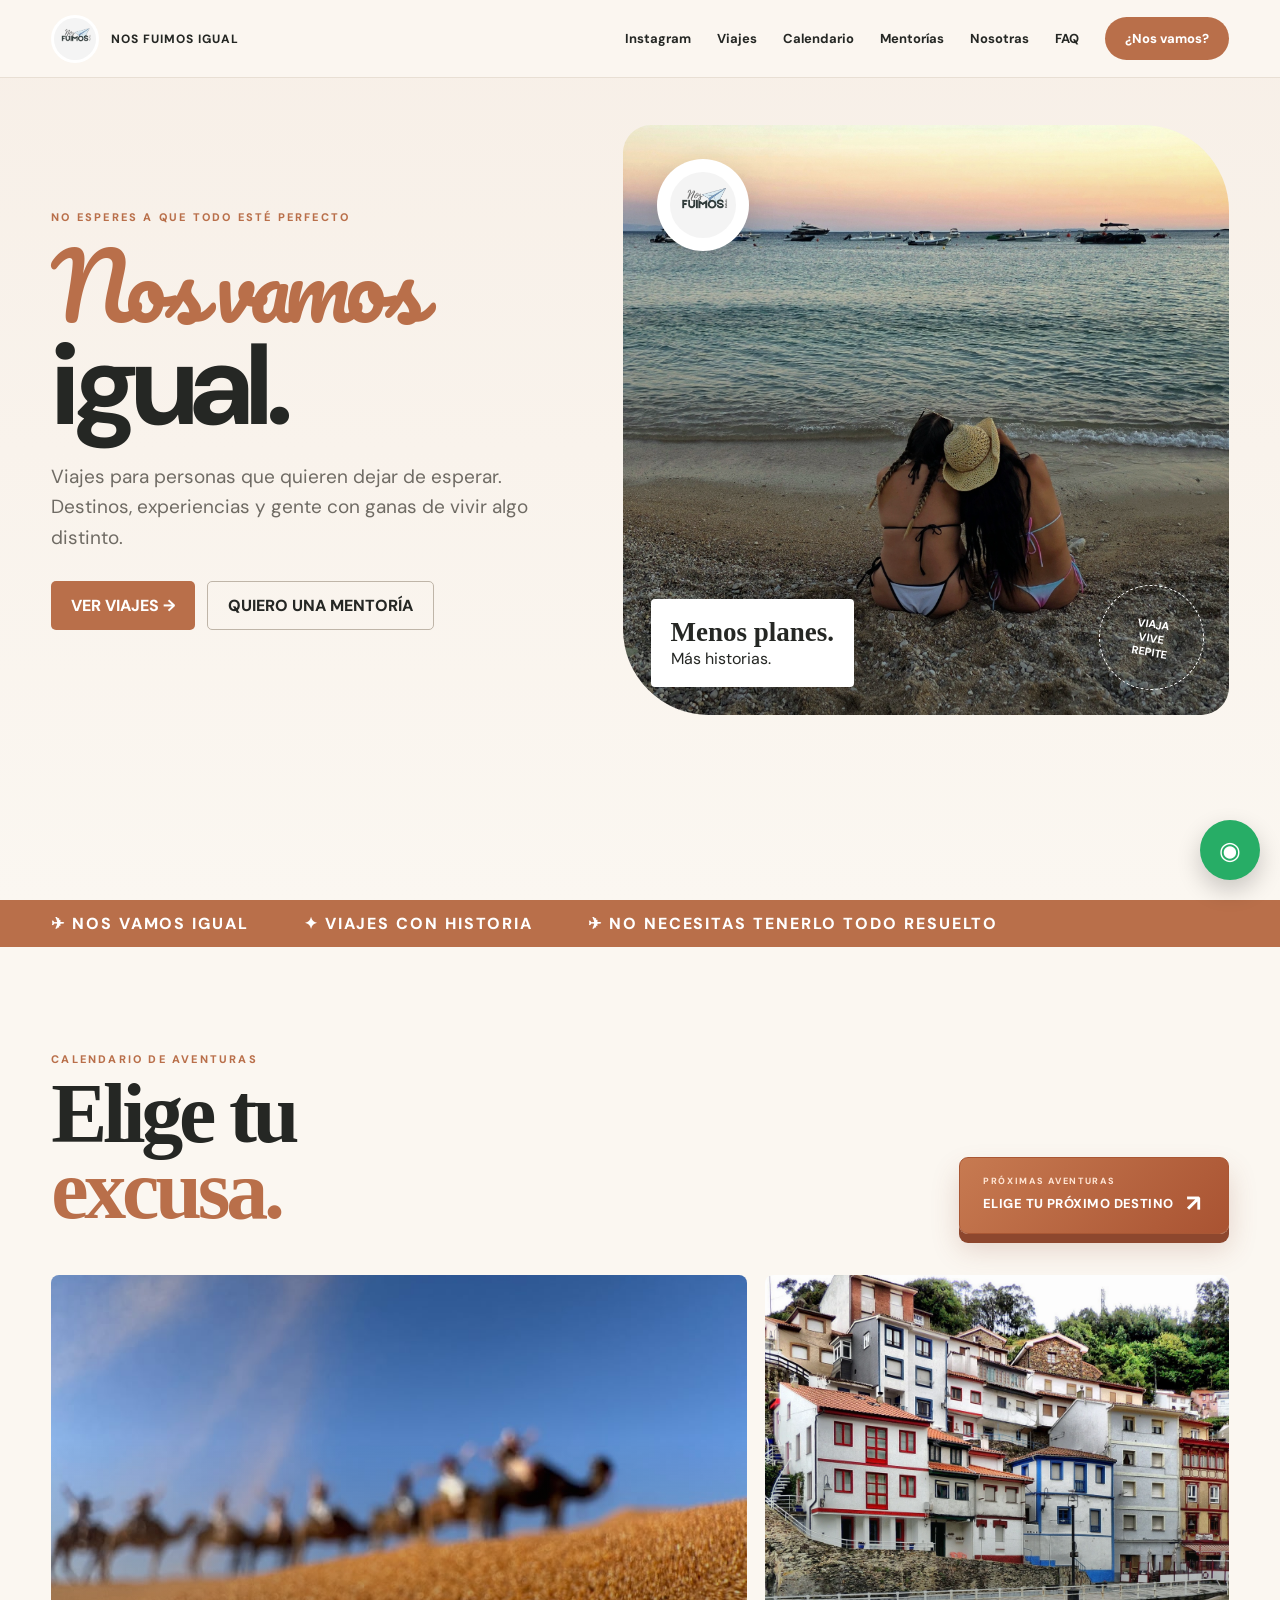
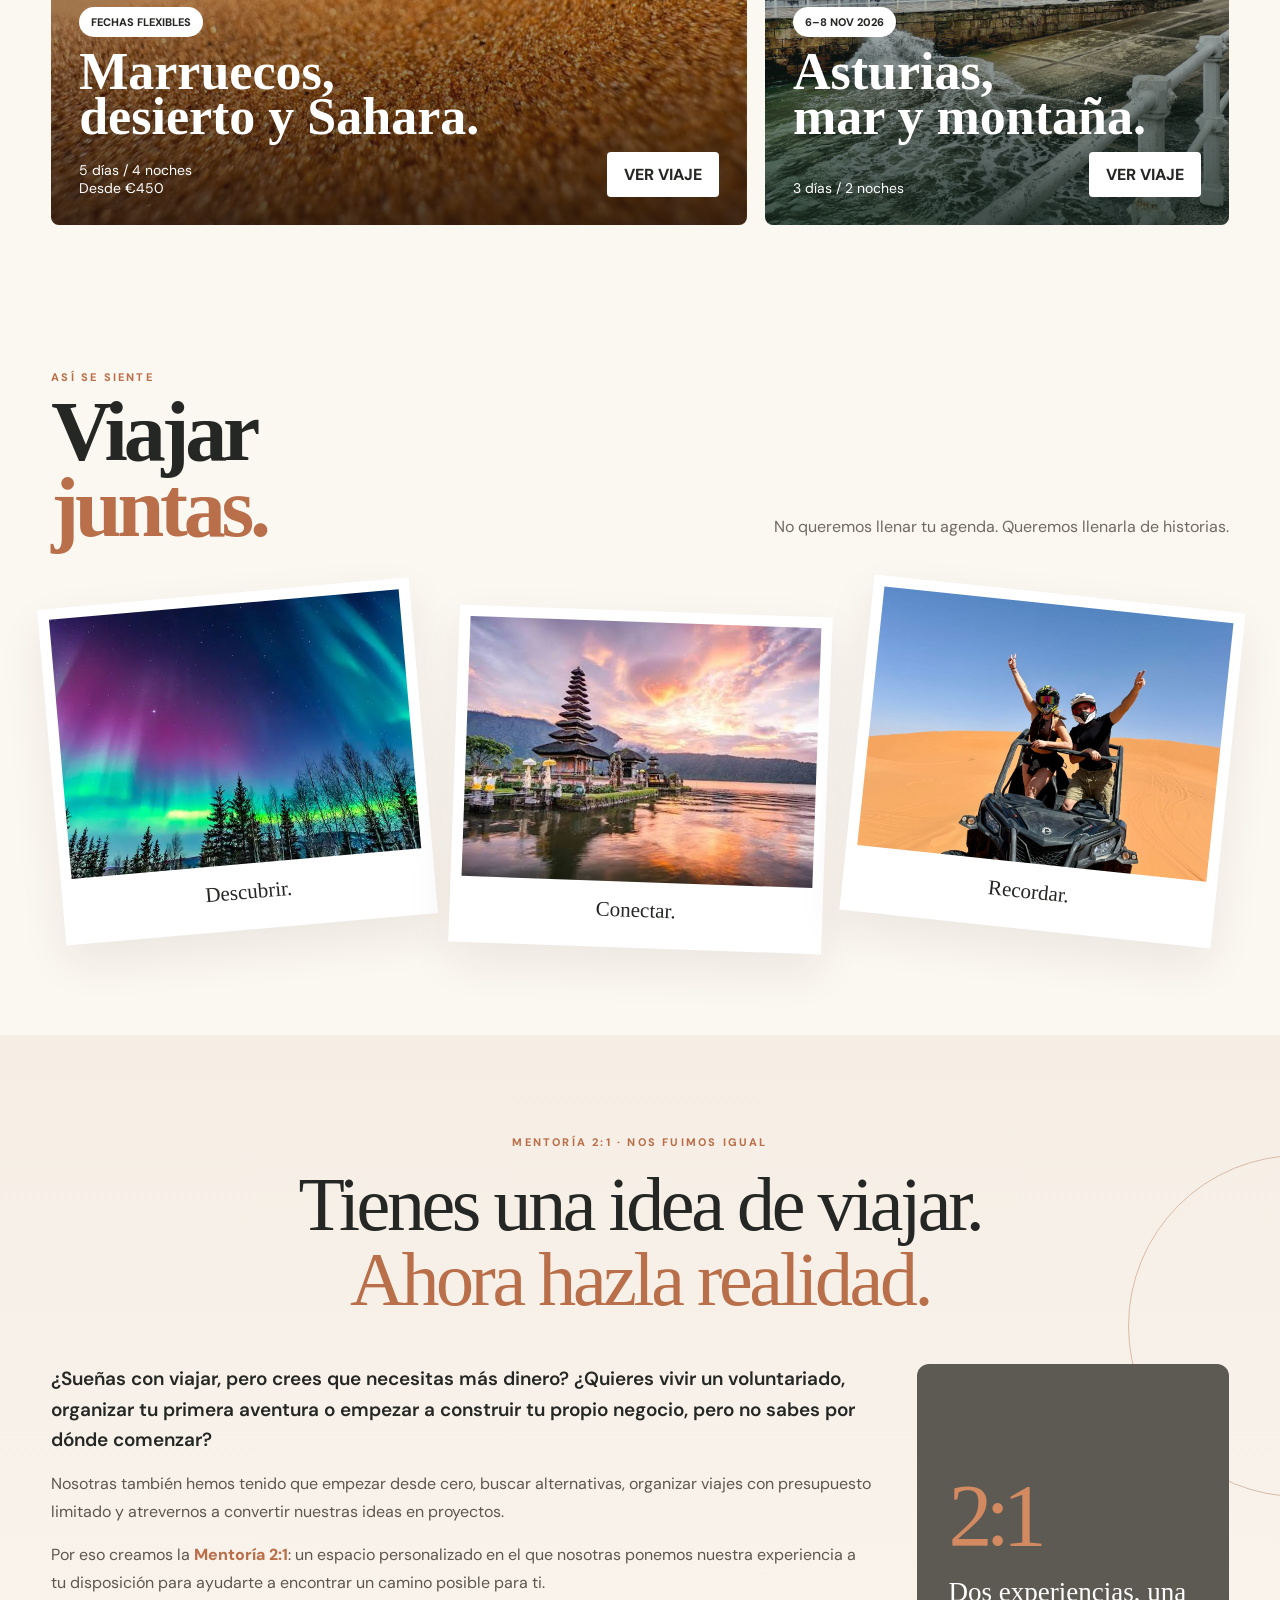
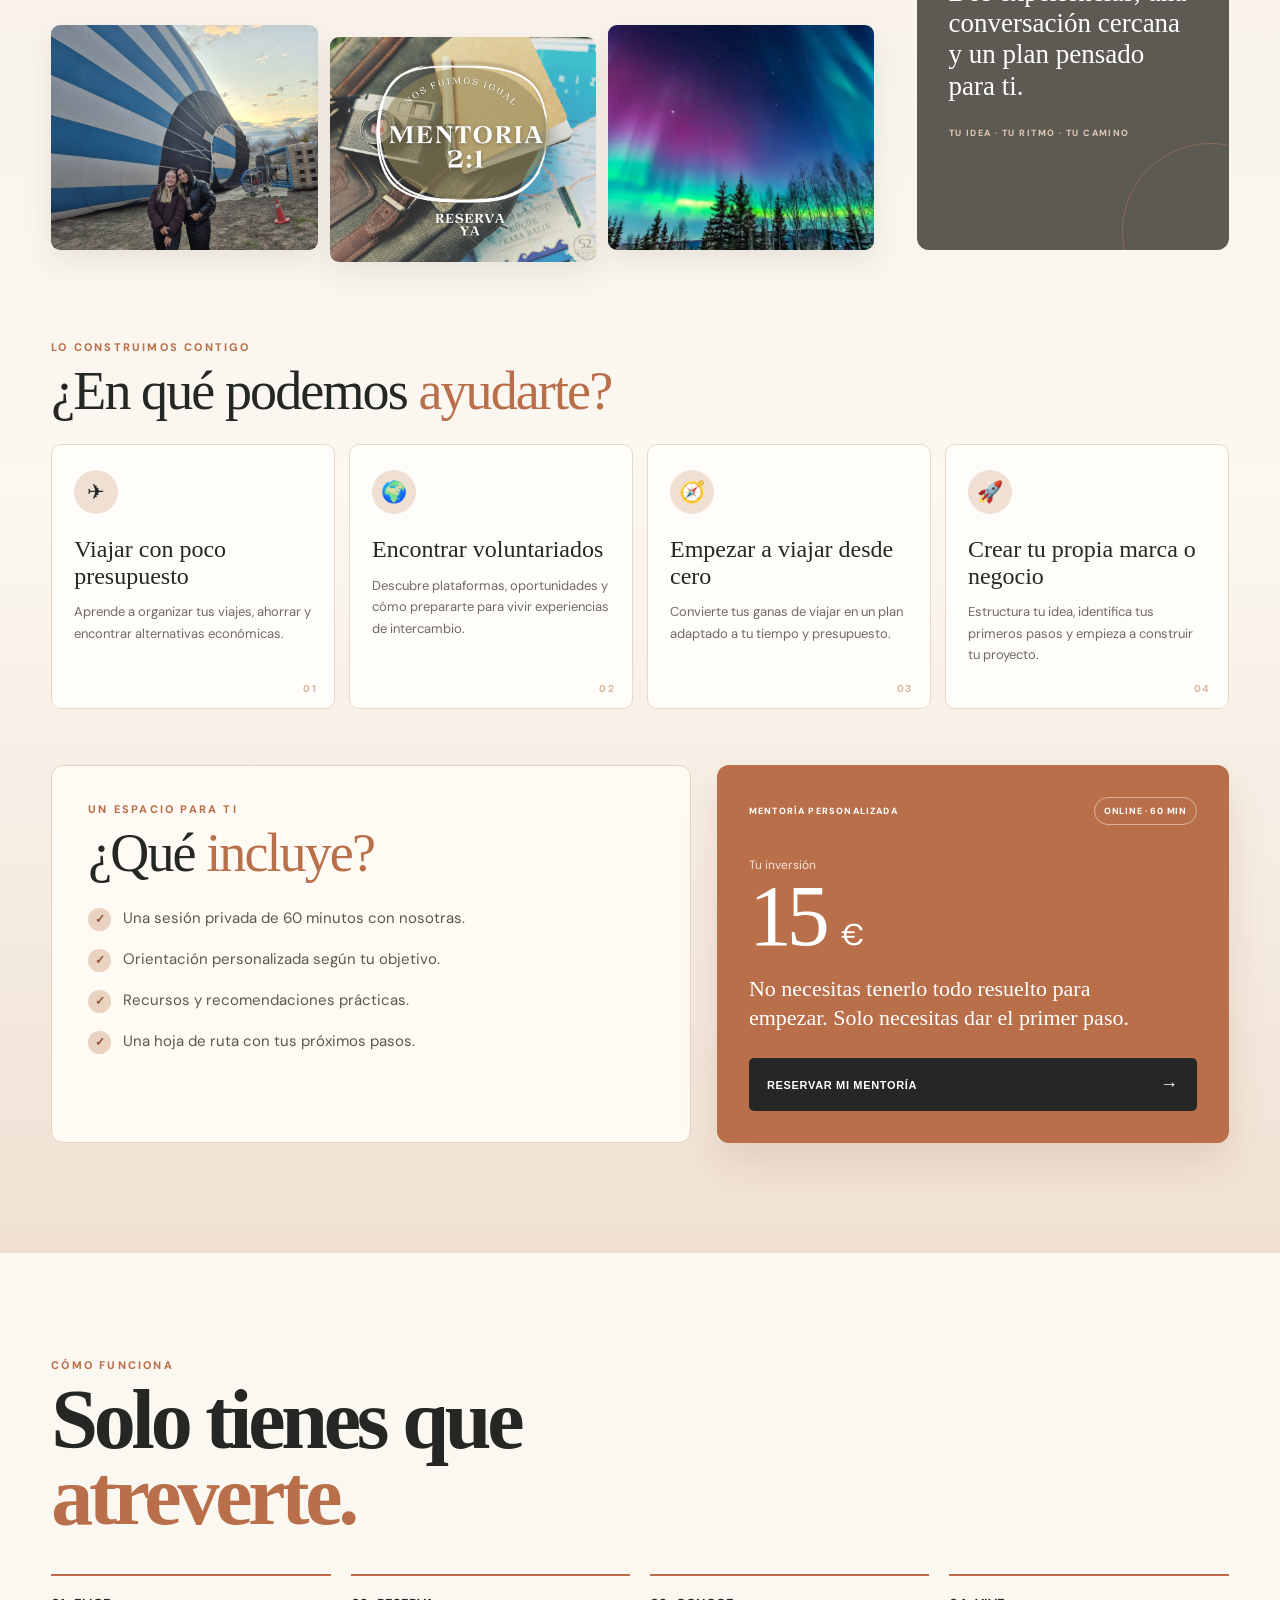
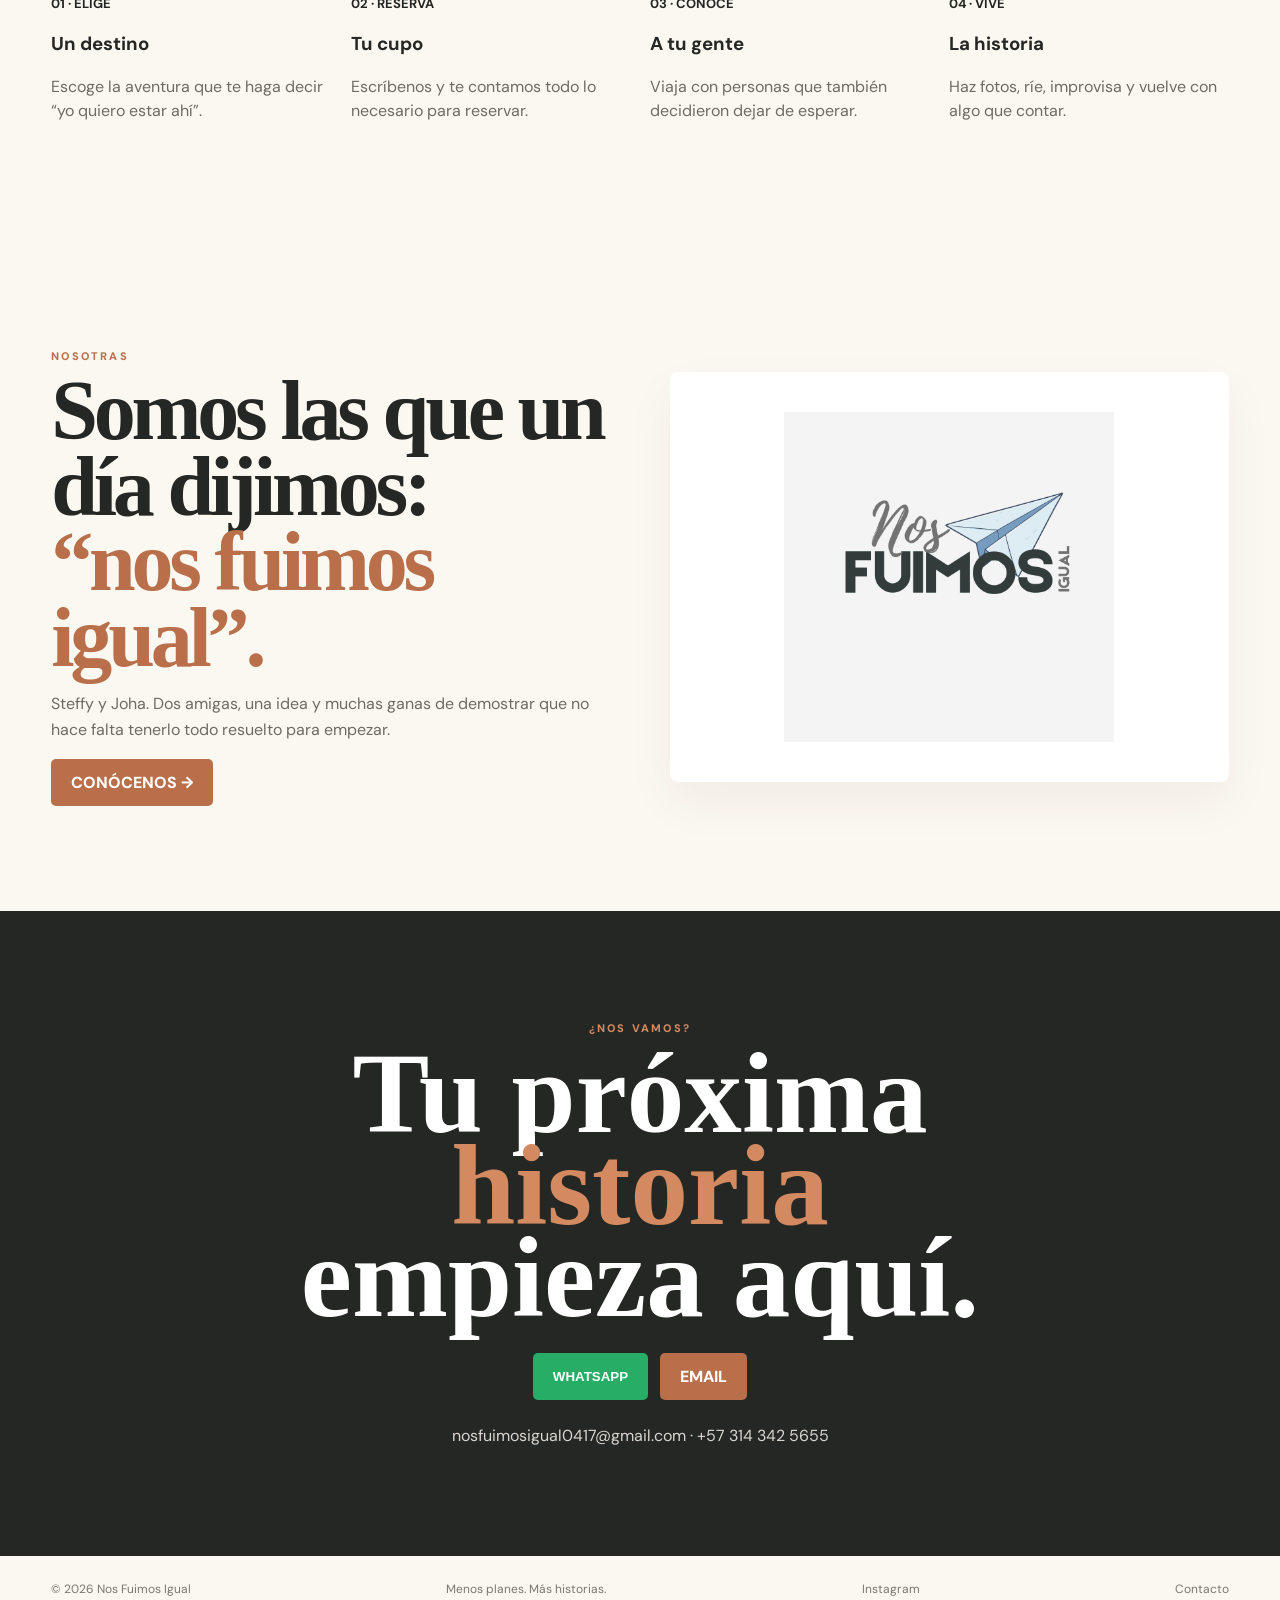
<file: index.html>
<!doctype html><html lang="es"><head><meta charset="utf-8"><meta name="viewport" content="width=device-width,initial-scale=1"><title>Nos Fuimos Igual | Viajes que empiezan cuando te atreves</title><meta name="description" content="Nos Fuimos Igual: viajes, experiencias y aventuras para quienes quieren dejar de esperar."><link rel="stylesheet" href="styles.css?v=20261010-3"></head><body>
<header class="topbar"><a class="brand" href="index.html"><img src="fotos/NOS%20FUIMOS%20(1).png" alt="Nos Fuimos Igual"><span>NOS FUIMOS IGUAL</span></a><nav class="nav"><a href="https://www.instagram.com/nosfuimosigual/" target="_blank" rel="noopener">Instagram</a><a href="viajes.html">Viajes</a><a href="calendario.html">Calendario</a><a href="#mentorias">Mentorías</a><a href="nosotras.html">Nosotras</a><a href="faq.html">FAQ</a><a class="navcta" href="contacto.html">¿Nos vamos?</a></nav></header>
<main>
<section class="hero"><div class="wrap hero-grid"><div><div class="kicker">NO ESPERES A QUE TODO ESTÉ PERFECTO</div><h1><span class="script">Nos vamos</span><br>igual.</h1><p>Viajes para personas que quieren dejar de esperar. Destinos, experiencias y gente con ganas de vivir algo distinto.</p><div class="actions"><a class="btn" href="viajes.html">VER VIAJES →</a><a class="btn alt" href="#mentorias">QUIERO UNA MENTORÍA</a></div></div><div class="hero-visual"><img class="hero-logo" src="fotos/NOS%20FUIMOS%20(1).png" alt="Logo Nos Fuimos Igual"><div class="hero-note"><strong>Menos planes.</strong>Más historias.</div><div class="stamp">VIAJA<br>VIVE<br>REPITE</div></div></div></section>
<div class="ticker"><div class="wrap"><span>✈ NOS VAMOS IGUAL</span><span>✦ VIAJES CON HISTORIA</span><span>✈ NO NECESITAS TENERLO TODO RESUELTO</span></div></div>
<section class="section"><div class="wrap"><div class="section-head"><div><div class="kicker">CALENDARIO DE AVENTURAS</div><h2>Elige tu<br><em>excusa.</em></h2></div><a class="btn calendar-cta" href="calendario.html"><span class="calendar-cta-kicker">PRÓXIMAS AVENTURAS</span><span class="calendar-cta-main">ELIGE TU PRÓXIMO DESTINO <span aria-hidden="true">↗</span></span></a></div><div class="trips"><article class="trip-card morocco"><div class="trip-content"><span class="pill">FECHAS FLEXIBLES</span><h3>Marruecos,<br>desierto y Sahara.</h3><div class="trip-meta"><span>5 días / 4 noches<br>Desde €450</span><a class="white-btn" href="viaje-marruecos.html">VER VIAJE</a></div></div></article><article class="trip-card asturias"><div class="trip-content"><span class="pill">6–8 NOV 2026</span><h3>Asturias,<br>mar y montaña.</h3><div class="trip-meta"><span>3 días / 2 noches</span><a class="white-btn" href="viaje-asturias.html">VER VIAJE</a></div></div></article></div></div></section>
<section class="section" style="padding-top:40px"><div class="wrap"><div class="section-head"><div><div class="kicker">ASÍ SE SIENTE</div><h2>Viajar<br><em>juntas.</em></h2></div><p class="lead">No queremos llenar tu agenda. Queremos llenarla de historias.</p></div><div class="postcards"><div class="postcard"><img src="fotos/Auroras.webp" alt="Auroras boreales"><p>Descubrir.</p></div><div class="postcard"><img src="fotos/Asia1.jpg?v=3" alt="Camellos en el desierto"><p>Conectar.</p></div><div class="postcard"><img src="fotos/marruecosboggy.jpeg" alt="Aventura"><p>Recordar.</p></div></div></div></section>
<section class="mentorias section mentorias-v2" id="mentorias">
  <div class="wrap">
    <div class="mentor-heading">
      <div class="kicker">MENTORÍA 2:1 · NOS FUIMOS IGUAL</div>
      <h2>Tienes una idea de viajar.<br><em>Ahora hazla realidad.</em></h2>
    </div>
    <div class="mentor-intro-grid">
      <div class="mentor-intro-copy">
        <p class="mentor-question">¿Sueñas con viajar, pero crees que necesitas más dinero? ¿Quieres vivir un voluntariado, organizar tu primera aventura o empezar a construir tu propio negocio, pero no sabes por dónde comenzar?</p>
        <p>Nosotras también hemos tenido que empezar desde cero, buscar alternativas, organizar viajes con presupuesto limitado y atrevernos a convertir nuestras ideas en proyectos.</p>
        <p>Por eso creamos la <strong>Mentoría 2:1</strong>: un espacio personalizado en el que nosotras ponemos nuestra experiencia a tu disposición para ayudarte a encontrar un camino posible para ti.</p>
        <div class="mentor-photo-strip" aria-label="Momentos de nuestras aventuras">
          <img src="fotos/JohaySteffy-turquia.jpg" alt="Nosotras viajando por Turquía">
          <img src="fotos/Mentoria2.png" alt="Una sesión de mentoría y acompañamiento">
          <img src="fotos/Auroras.webp" alt="Auroras boreales durante una aventura viajera">
        </div>
      </div>
      <aside class="mentor-side-note">
        <span class="mentor-side-mark">2:1</span>
        <p>Dos experiencias, una conversación cercana y un plan pensado para ti.</p>
        <span class="mentor-side-small">TU IDEA · TU RITMO · TU CAMINO</span>
      </aside>
    </div>

    <div class="mentor-subhead">
      <div class="kicker">LO CONSTRUIMOS CONTIGO</div>
      <h3>¿En qué podemos <em>ayudarte?</em></h3>
    </div>
    <div class="mentor-help-grid">
      <article class="mentor-help-card"><span class="mentor-icon">✈</span><h4>Viajar con poco presupuesto</h4><p>Aprende a organizar tus viajes, ahorrar y encontrar alternativas económicas.</p><span class="mentor-card-number">01</span></article>
      <article class="mentor-help-card"><span class="mentor-icon">🌍</span><h4>Encontrar voluntariados</h4><p>Descubre plataformas, oportunidades y cómo prepararte para vivir experiencias de intercambio.</p><span class="mentor-card-number">02</span></article>
      <article class="mentor-help-card"><span class="mentor-icon">🧭</span><h4>Empezar a viajar desde cero</h4><p>Convierte tus ganas de viajar en un plan adaptado a tu tiempo y presupuesto.</p><span class="mentor-card-number">03</span></article>
      <article class="mentor-help-card"><span class="mentor-icon">🚀</span><h4>Crear tu propia marca o negocio</h4><p>Estructura tu idea, identifica tus primeros pasos y empieza a construir tu proyecto.</p><span class="mentor-card-number">04</span></article>
    </div>

    <div class="mentor-bottom-grid">
      <div class="mentor-includes">
        <div class="kicker">UN ESPACIO PARA TI</div>
        <h3>¿Qué <em>incluye?</em></h3>
        <ul>
          <li><span>✓</span> Una sesión privada de 60 minutos con nosotras.</li>
          <li><span>✓</span> Orientación personalizada según tu objetivo.</li>
          <li><span>✓</span> Recursos y recomendaciones prácticas.</li>
          <li><span>✓</span> Una hoja de ruta con tus próximos pasos.</li>
        </ul>
      </div>
      <div class="mentor-booking-card">
        <div class="mentor-booking-top"><span>MENTORÍA PERSONALIZADA</span><span class="mentor-booking-badge">ONLINE · 60 MIN</span></div>
        <p class="mentor-investment-label">Tu inversión</p>
        <div class="mentor-investment">15 <small>€</small></div>
        <p class="mentor-quote">No necesitas tenerlo todo resuelto para empezar. Solo necesitas dar el primer paso.</p>
        <button class="btn wa mentor-booking-button" data-wa="Hola, Nos Fuimos Igual 👋 Quiero reservar una Mentoría 2:1 de 60 minutos por 15 €. Me gustaría contarles mi idea y coordinar una sesión.">RESERVAR MI MENTORÍA <span aria-hidden="true">→</span></button>
      </div>
    </div>
  </div>
</section>
<section class="section"><div class="wrap"><div class="kicker">CÓMO FUNCIONA</div><h2>Solo tienes que<br><em>atreverte.</em></h2><div class="steps"><div class="step"><b>01 · ELIGE</b><h3>Un destino</h3><p>Escoge la aventura que te haga decir “yo quiero estar ahí”.</p></div><div class="step"><b>02 · RESERVA</b><h3>Tu cupo</h3><p>Escríbenos y te contamos todo lo necesario para reservar.</p></div><div class="step"><b>03 · CONOCE</b><h3>A tu gente</h3><p>Viaja con personas que también decidieron dejar de esperar.</p></div><div class="step"><b>04 · VIVE</b><h3>La historia</h3><p>Haz fotos, ríe, improvisa y vuelve con algo que contar.</p></div></div></div></section>
<section class="section"><div class="wrap about"><div><div class="kicker">NOSOTRAS</div><h2>Somos las que un día dijimos:<br><em>“nos fuimos igual”.</em></h2><p class="lead">Steffy y Joha. Dos amigas, una idea y muchas ganas de demostrar que no hace falta tenerlo todo resuelto para empezar.</p><a class="btn" href="nosotras.html">CONÓCENOS →</a></div><div class="about-logo"><img src="fotos/NOS%20FUIMOS%20(1).png" alt="Logo Nos Fuimos Igual"></div></div></section>
<section class="contact"><div class="wrap"><div class="kicker" style="color:#d48a61">¿NOS VAMOS?</div><h2>Tu próxima<br><em>historia</em><br>empieza aquí.</h2><div class="contact-actions"><button class="btn wa" data-wa="Hola Nos Fuimos Igual 👋 Quiero información sobre sus viajes.">WHATSAPP</button><a class="btn" href="mailto:nosfuimosigual0417@gmail.com">EMAIL</a></div><div class="contact-info">nosfuimosigual0417@gmail.com · +57 314 342 5655</div></div></section></main>
<a class="floatwa" href="https://wa.me/573143425655" target="_blank" aria-label="WhatsApp">◉</a><footer class="footer wrap"><span>© 2026 Nos Fuimos Igual</span><span>Menos planes. Más historias.</span><a href="https://www.instagram.com/nosfuimosigual/" target="_blank" rel="noopener">Instagram</a><a href="contacto.html">Contacto</a></footer><script src="script.js"></script></body></html>
</file>
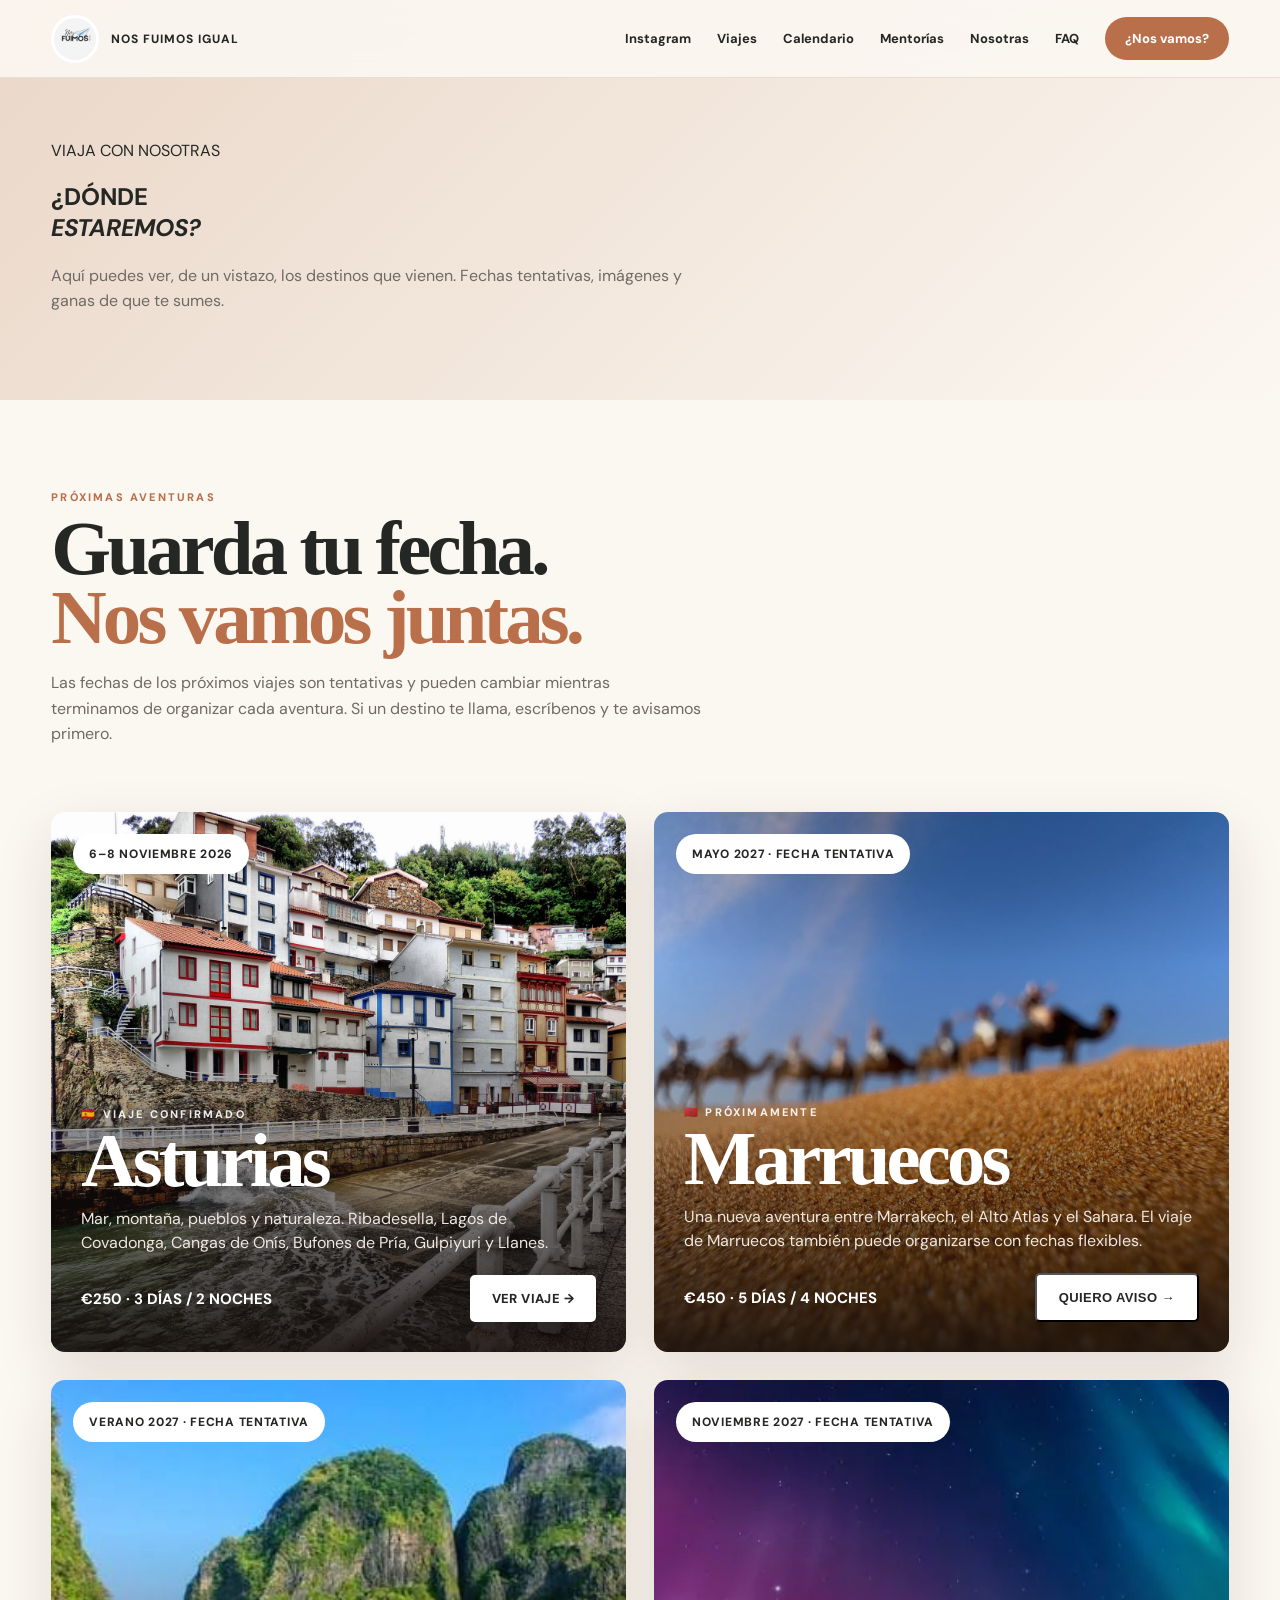
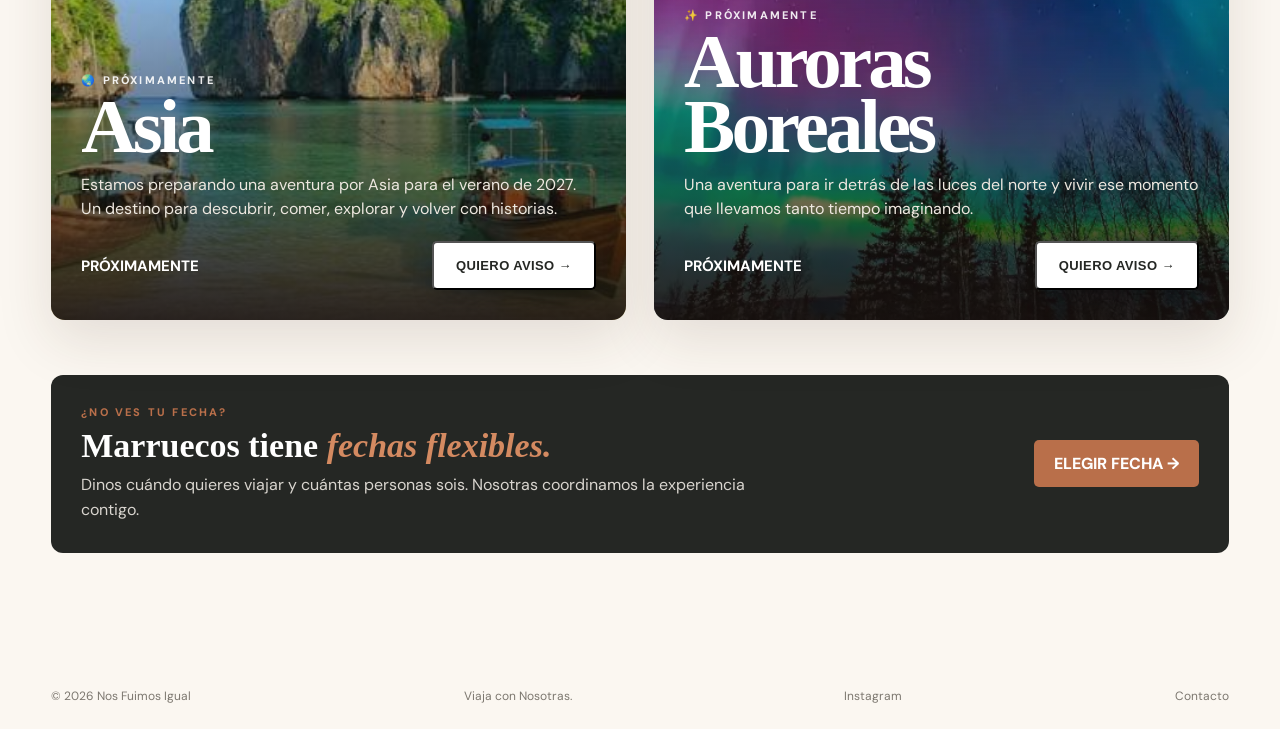
<file: calendario.html>
<!doctype html>
<html lang="es">
<head>
<meta charset="utf-8"><meta name="viewport" content="width=device-width,initial-scale=1">
<title>Calendario | Nos Fuimos Igual</title>
<meta name="description" content="Viaja con Nosotras. Descubre dónde estaremos y los próximos viajes de Nos Fuimos Igual.">
<link rel="stylesheet" href="styles.css">
</head>
<body>
<header class="topbar">
<a class="brand" href="index.html"><img src="fotos/NOS%20FUIMOS%20(1).png" alt="Nos Fuimos Igual"><span>NOS FUIMOS IGUAL</span></a>
<nav class="nav">
<a href="https://www.instagram.com/nosfuimosigual/" target="_blank" rel="noopener">Instagram</a>
<a href="viajes.html">Viajes</a><a href="calendario.html">Calendario</a><a href="index.html#mentorias">Mentorías</a><a href="nosotras.html">Nosotras</a><a href="faq.html">FAQ</a><a class="navcta" href="contacto.html">¿Nos vamos?</a>
</nav>
</header>
<main>
<section class="pagehero calendar-hero">
<div class="wrap"><div class="eyebrow">VIAJA CON NOSOTRAS</div><h1>¿DÓNDE<br><em>ESTAREMOS?</em></h1><p class="lead">Aquí puedes ver, de un vistazo, los destinos que vienen. Fechas tentativas, imágenes y ganas de que te sumes.</p></div>
</section>
<section class="calendar-section">
<div class="wrap">
<div class="calendar-intro">
<div class="kicker">PRÓXIMAS AVENTURAS</div>
<h2>Guarda tu fecha.<br><em>Nos vamos juntas.</em></h2>
<p class="lead">Las fechas de los próximos viajes son tentativas y pueden cambiar mientras terminamos de organizar cada aventura. Si un destino te llama, escríbenos y te avisamos primero.</p>
</div>
<div class="calendar-showcase">
<article class="calendar-destination asturias">
<span class="calendar-date">6–8 NOVIEMBRE 2026</span>
<div class="calendar-destination-body"><div class="kicker">🇪🇸 VIAJE CONFIRMADO</div><h3>Asturias</h3><p>Mar, montaña, pueblos y naturaleza. Ribadesella, Lagos de Covadonga, Cangas de Onís, Bufones de Pría, Gulpiyuri y Llanes.</p><div class="calendar-actions"><strong>€250 · 3 DÍAS / 2 NOCHES</strong><a class="whitebtn" href="viaje-asturias.html">VER VIAJE →</a></div></div>
</article>
<article class="calendar-destination morocco">
<span class="calendar-date">MAYO 2027 · FECHA TENTATIVA</span>
<div class="calendar-destination-body"><div class="kicker">🇲🇦 PRÓXIMAMENTE</div><h3>Marruecos</h3><p>Una nueva aventura entre Marrakech, el Alto Atlas y el Sahara. El viaje de Marruecos también puede organizarse con fechas flexibles.</p><div class="calendar-actions"><strong>€450 · 5 DÍAS / 4 NOCHES</strong><button class="whitebtn wa" data-wa="Hola Nos Fuimos Igual 👋 Me interesa Marruecos para mayo 2027. Quiero que me avisen cuando estén abiertas las reservas.">QUIERO AVISO →</button></div></div>
</article>
<article class="calendar-destination asia">
<span class="calendar-date">VERANO 2027 · FECHA TENTATIVA</span>
<div class="calendar-destination-body"><div class="kicker">🌏 PRÓXIMAMENTE</div><h3>Asia</h3><p>Estamos preparando una aventura por Asia para el verano de 2027. Un destino para descubrir, comer, explorar y volver con historias.</p><div class="calendar-actions"><strong>PRÓXIMAMENTE</strong><button class="whitebtn wa" data-wa="Hola Nos Fuimos Igual 👋 Me interesa el viaje a Asia del verano 2027. Quiero que me avisen cuando estén abiertas las reservas.">QUIERO AVISO →</button></div></div>
</article>
<article class="calendar-destination aurora">
<span class="calendar-date">NOVIEMBRE 2027 · FECHA TENTATIVA</span>
<div class="calendar-destination-body"><div class="kicker">✨ PRÓXIMAMENTE</div><h3>Auroras<br>Boreales</h3><p>Una aventura para ir detrás de las luces del norte y vivir ese momento que llevamos tanto tiempo imaginando.</p><div class="calendar-actions"><strong>PRÓXIMAMENTE</strong><button class="whitebtn wa" data-wa="Hola Nos Fuimos Igual 👋 Me interesa el viaje de Auroras Boreales de noviembre 2027. Quiero que me avisen cuando estén abiertas las reservas.">QUIERO AVISO →</button></div></div>
</article>
</div>
<div class="calendar-note"><div><div class="kicker">¿NO VES TU FECHA?</div><h3 style="font-family:Georgia,serif;font-size:34px;margin:8px 0">Marruecos tiene <em style="color:var(--terr2)">fechas flexibles.</em></h3><p>Dinos cuándo quieres viajar y cuántas personas sois. Nosotras coordinamos la experiencia contigo.</p></div><a class="btn" href="viaje-marruecos.html">ELEGIR FECHA →</a></div>
</div>
</section>
</main>
<footer class="footer wrap"><span>© 2026 Nos Fuimos Igual</span><span>Viaja con Nosotras.</span><a href="https://www.instagram.com/nosfuimosigual/" target="_blank" rel="noopener">Instagram</a><a href="contacto.html">Contacto</a></footer>
<script src="script.js"></script>
</body></html>
</file>
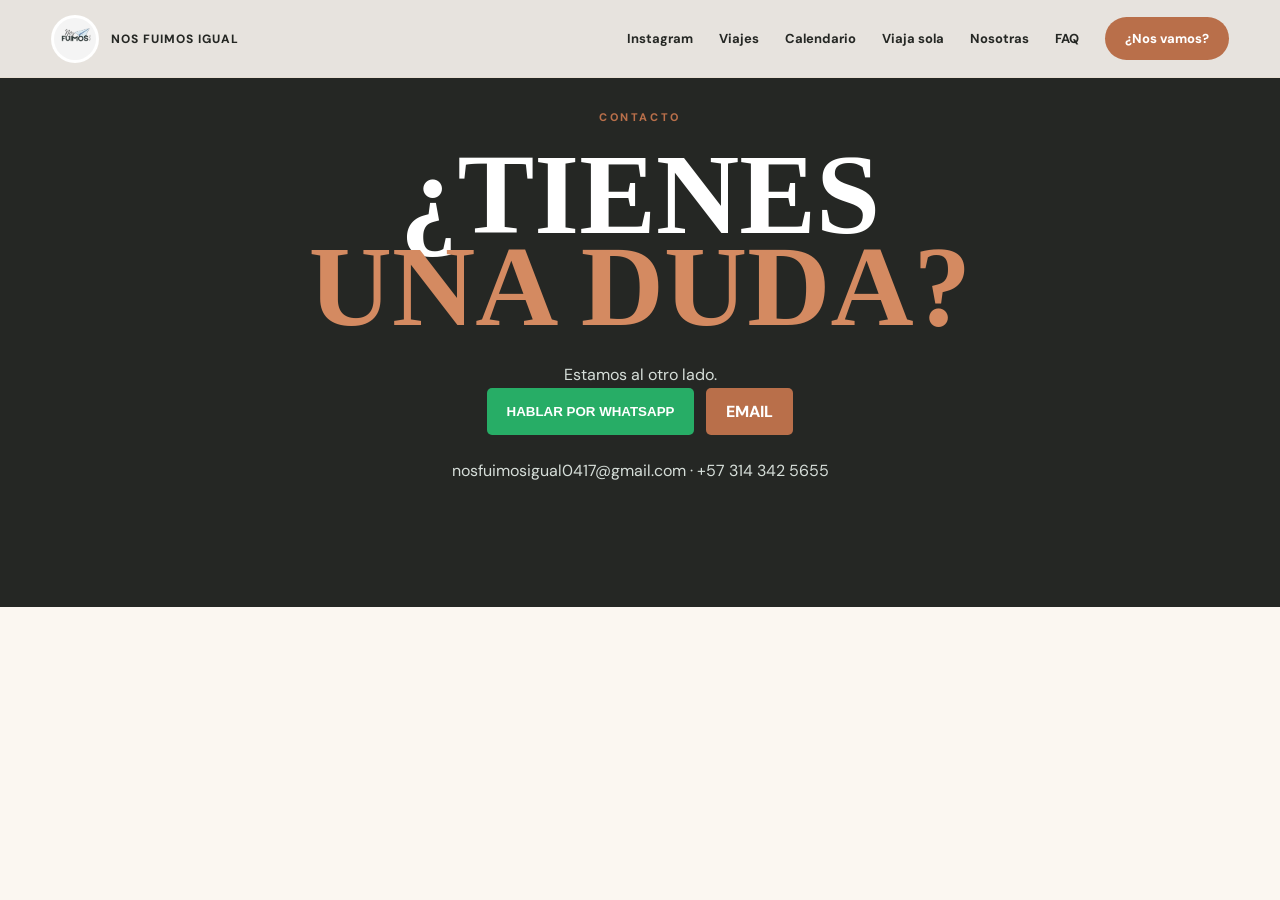
<file: contacto.html>
<!doctype html><html lang="es"><head><meta charset="utf-8"><meta name="viewport" content="width=device-width,initial-scale=1"><title>Contacto | Nos Fuimos Igual</title><link rel="stylesheet" href="styles.css"></head><body><header class="topbar"><a class="brand" href="index.html"><img src="fotos/NOS%20FUIMOS%20(1).png" alt="Nos Fuimos Igual"><span>NOS FUIMOS IGUAL</span></a><nav class="nav"><a href="https://www.instagram.com/nosfuimosigual/" target="_blank" rel="noopener">Instagram</a><a href="viajes.html">Viajes</a><a href="calendario.html">Calendario</a><a href="viaja-sola.html">Viaja sola</a><a href="nosotras.html">Nosotras</a><a href="faq.html">FAQ</a><a class="navcta" href="contacto.html">¿Nos vamos?</a></nav></header><section class="contact"><div class="wrap"><div class="section-kicker">CONTACTO</div><h2>¿TIENES<br><em>UNA DUDA?</em></h2><p class="lead" style="color:#d6ded9;margin:auto">Estamos al otro lado.</p><div class="contact-actions"><button class="btn wa" data-wa="Hola Nos Fuimos Igual 👋 Tengo una duda sobre un viaje.">HABLAR POR WHATSAPP</button><a class="btn" href="mailto:nosfuimosigual0417@gmail.com">EMAIL</a></div><p style="color:#d6ded9;margin-top:25px">nosfuimosigual0417@gmail.com · +57 314 342 5655</p></div></section><script src="script.js"></script></body></html>
</file>
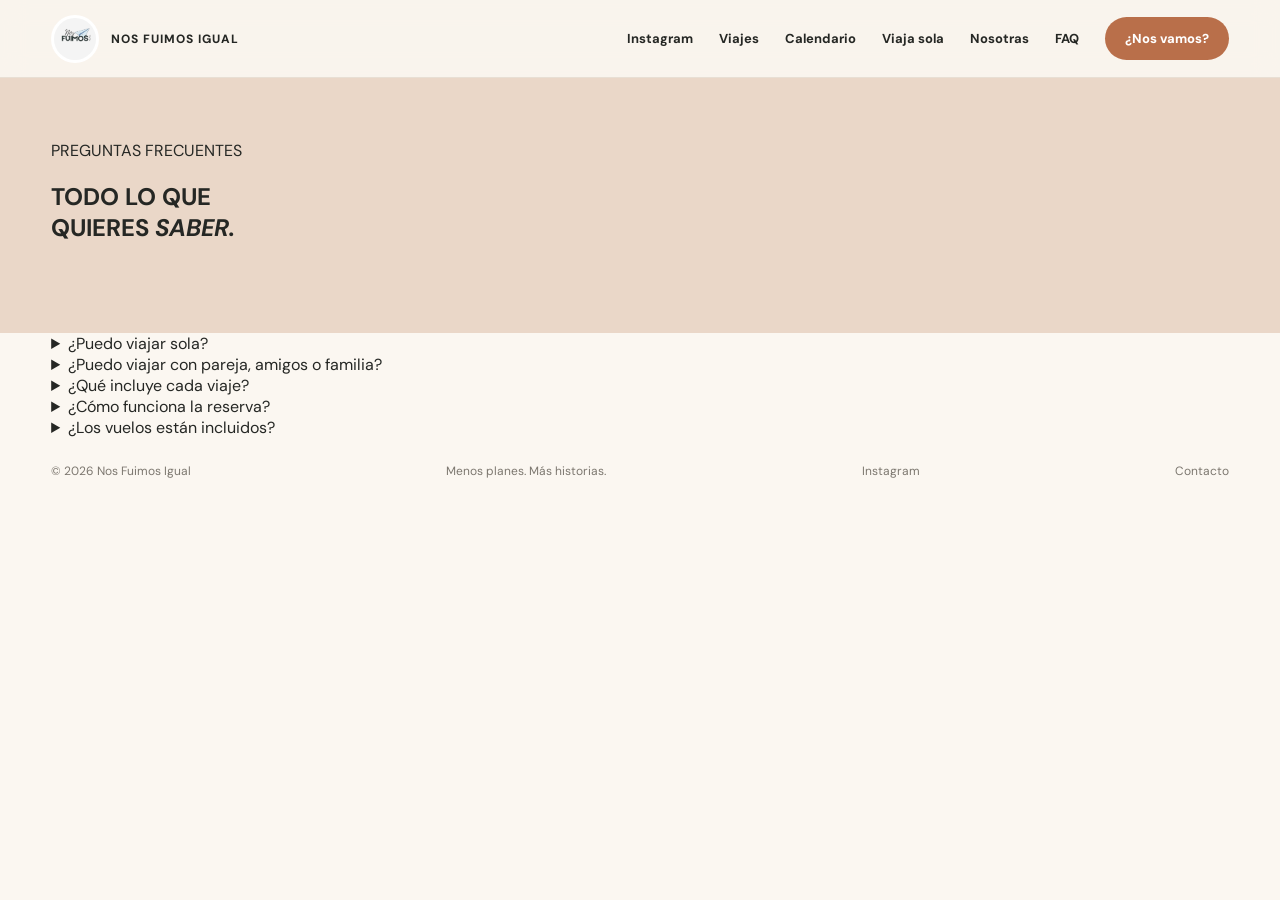
<file: faq.html>
<!doctype html><html lang="es"><head><meta charset="utf-8"><meta name="viewport" content="width=device-width,initial-scale=1"><title>FAQ | Nos Fuimos Igual</title><link rel="stylesheet" href="styles.css"></head><body><header class="topbar"><a class="brand" href="index.html"><img src="fotos/NOS%20FUIMOS%20(1).png" alt="Nos Fuimos Igual"><span>NOS FUIMOS IGUAL</span></a><nav class="nav"><a href="https://www.instagram.com/nosfuimosigual/" target="_blank" rel="noopener">Instagram</a><a href="viajes.html">Viajes</a><a href="calendario.html">Calendario</a><a href="viaja-sola.html">Viaja sola</a><a href="nosotras.html">Nosotras</a><a href="faq.html">FAQ</a><a class="navcta" href="contacto.html">¿Nos vamos?</a></nav></header><section class="pagehero"><div class="wrap"><div class="eyebrow">PREGUNTAS FRECUENTES</div><h1>TODO LO QUE<br>QUIERES <em>SABER.</em></h1></div></section><section><div class="wrap faq"><details><summary>¿Puedo viajar sola?</summary><p>Sí. Nuestros viajes están pensados también para personas que quieren viajar solas.</p></details><details><summary>¿Puedo viajar con pareja, amigos o familia?</summary><p>Sí, según las condiciones de cada viaje.</p></details><details><summary>¿Qué incluye cada viaje?</summary><p>Lo verás claramente en la página individual de cada destino.</p></details><details><summary>¿Cómo funciona la reserva?</summary><p>Elige viaje y fecha y contacta con nosotras para completar la reserva.</p></details><details><summary>¿Los vuelos están incluidos?</summary><p>No lo especificamos hasta confirmar cada viaje. Consulta la página correspondiente.</p></details></div></section><footer class="footer wrap"><span>© 2026 Nos Fuimos Igual</span><span>Menos planes. Más historias.</span><a href="https://www.instagram.com/nosfuimosigual/" target="_blank" rel="noopener">Instagram</a><a href="contacto.html">Contacto</a></footer></body></html>
</file>
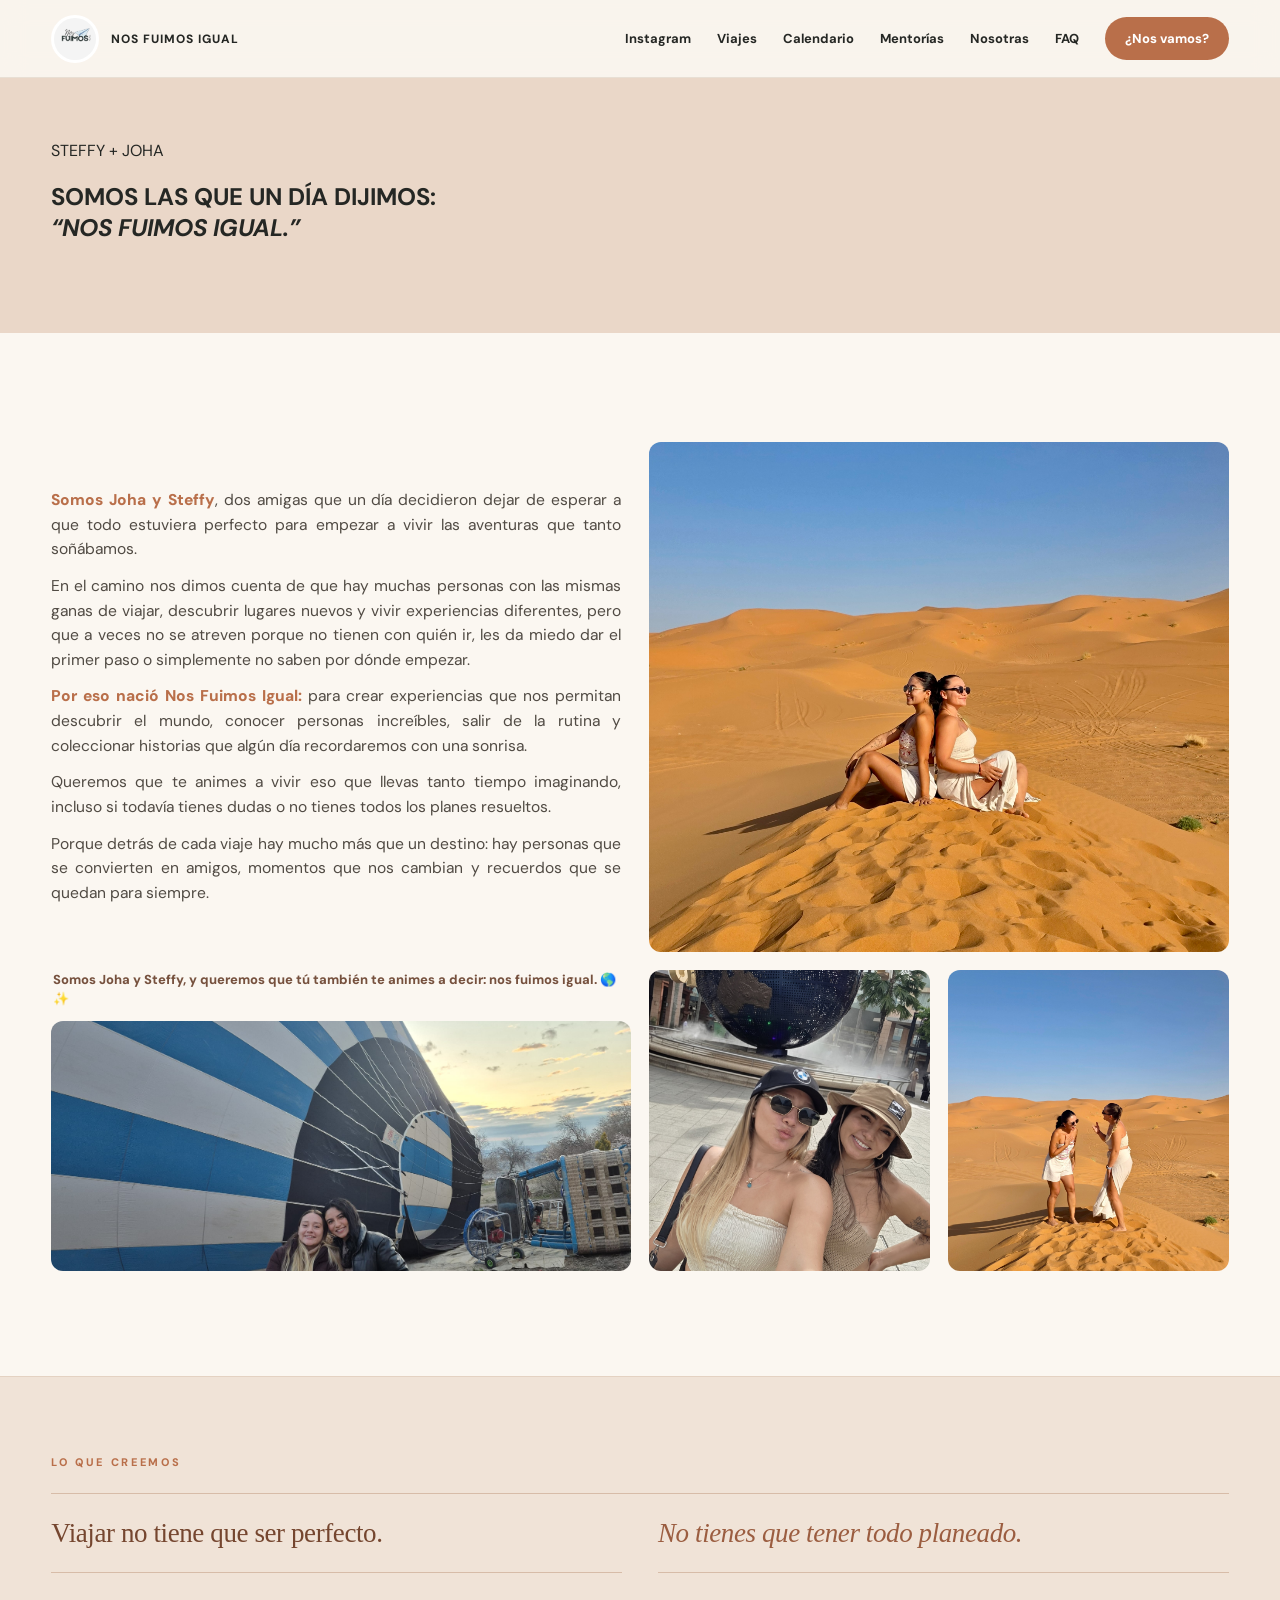
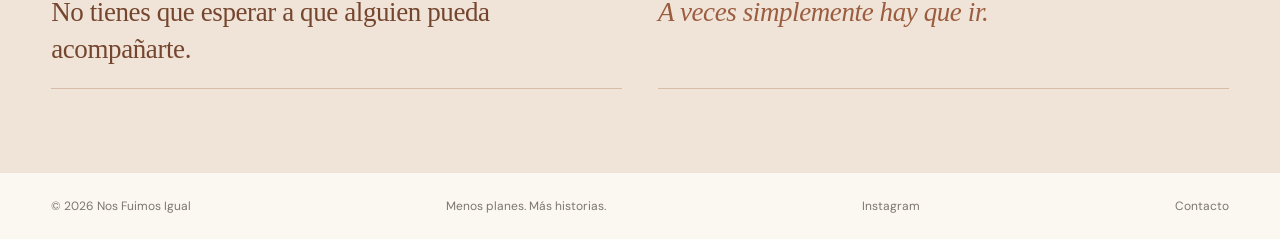
<file: nosotras.html>
<!doctype html><html lang="es"><head><meta charset="utf-8"><meta name="viewport" content="width=device-width,initial-scale=1"><title>Nosotras | Nos Fuimos Igual</title><link rel="stylesheet" href="styles.css"></head><body>
<header class="topbar"><a class="brand" href="index.html"><img src="fotos/NOS%20FUIMOS%20(1).png" alt="Nos Fuimos Igual"><span>NOS FUIMOS IGUAL</span></a><nav class="nav"><a href="https://www.instagram.com/nosfuimosigual/" target="_blank" rel="noopener">Instagram</a><a href="viajes.html">Viajes</a><a href="calendario.html">Calendario</a><a href="index.html#mentorias">Mentorías</a><a href="nosotras.html">Nosotras</a><a href="faq.html">FAQ</a><a class="navcta" href="contacto.html">¿Nos vamos?</a></nav></header>
<main>
<section class="pagehero"><div class="wrap"><div class="eyebrow">STEFFY + JOHA</div><h1>SOMOS LAS QUE UN DÍA DIJIMOS:<br><em>“NOS FUIMOS IGUAL.”</em></h1></div></section>
<section class="section"><div class="wrap"><div class="about-layout">
<div class="about-copy">
<p class="lead"><strong>Somos Joha y Steffy</strong>, dos amigas que un día decidieron dejar de esperar a que todo estuviera perfecto para empezar a vivir las aventuras que tanto soñábamos.</p>
<p class="lead">En el camino nos dimos cuenta de que hay muchas personas con las mismas ganas de viajar, descubrir lugares nuevos y vivir experiencias diferentes, pero que a veces no se atreven porque no tienen con quién ir, les da miedo dar el primer paso o simplemente no saben por dónde empezar.</p>
<p class="lead"><strong>Por eso nació Nos Fuimos Igual:</strong> para crear experiencias que nos permitan descubrir el mundo, conocer personas increíbles, salir de la rutina y coleccionar historias que algún día recordaremos con una sonrisa.</p>
<p class="lead">Queremos que te animes a vivir eso que llevas tanto tiempo imaginando, incluso si todavía tienes dudas o no tienes todos los planes resueltos.</p>
<p class="lead">Porque detrás de cada viaje hay mucho más que un destino: hay personas que se convierten en amigos, momentos que nos cambian y recuerdos que se quedan para siempre.</p>
</div>
<div class="team-main" role="img" aria-label="Joha y Steffy en el Sahara" style="background-image:url('fotos/20260926_081232.jpeg')"></div>
<div class="secondary-column">
<p class="team-caption"><strong>Somos Joha y Steffy, y queremos que tú también te animes a decir: nos fuimos igual.</strong> 🌎✨</p>
<div class="team-secondary" role="img" aria-label="Joha y Steffy en Turquía" style="background-image:url('fotos/JohaySteffy-turquia.jpg')"></div>
</div>
<div class="team-small-row">
<div role="img" aria-label="Joha y Steffy en Universal" style="background-image:url('fotos/Johaysteffuniversal.jpg')"></div>
<div role="img" aria-label="Joha y Steffy riendo" style="background-image:url('fotos/JOHASTEFRISAS.jpeg')"></div>
</div>
</div></div></section>
<section class="dark"><div class="wrap"><div class="section-kicker">LO QUE CREEMOS</div><div class="beliefs"><div class="belief">Viajar no tiene que ser perfecto.</div><div class="belief">No tienes que tener todo planeado.</div><div class="belief">No tienes que esperar a que alguien pueda acompañarte.</div><div class="belief">A veces simplemente hay que ir.</div></div></div></section>
</main>
<footer class="footer wrap"><span>© 2026 Nos Fuimos Igual</span><span>Menos planes. Más historias.</span><a href="https://www.instagram.com/nosfuimosigual/" target="_blank" rel="noopener">Instagram</a><a href="contacto.html">Contacto</a></footer></body></html>
</file>
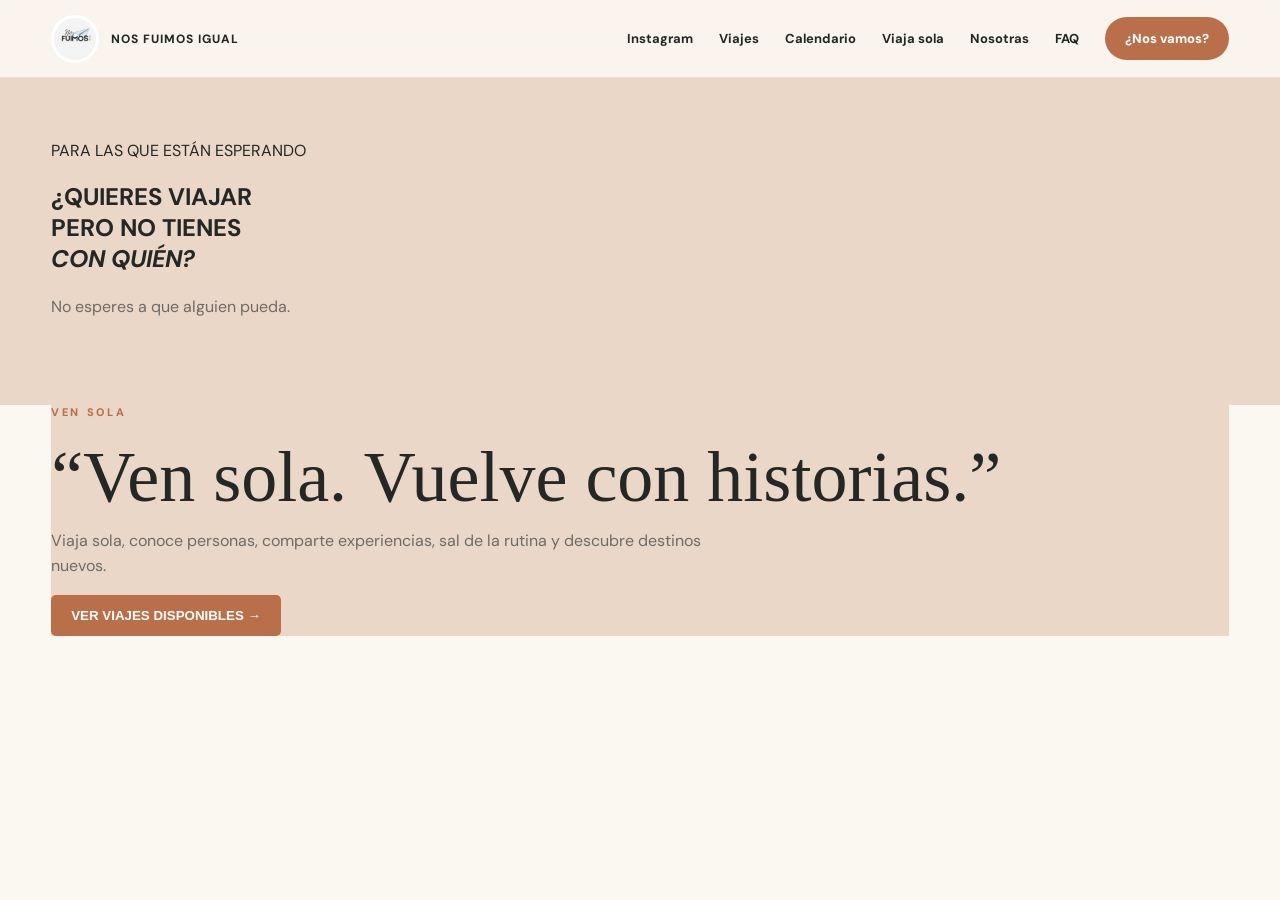
<file: viaja-sola.html>
<!doctype html><html lang="es"><head><meta charset="utf-8"><meta name="viewport" content="width=device-width,initial-scale=1"><title>Viaja sola | Nos Fuimos Igual</title><link rel="stylesheet" href="styles.css"></head><body><header class="topbar"><a class="brand" href="index.html"><img src="fotos/NOS%20FUIMOS%20(1).png" alt="Nos Fuimos Igual"><span>NOS FUIMOS IGUAL</span></a><nav class="nav"><a href="https://www.instagram.com/nosfuimosigual/" target="_blank" rel="noopener">Instagram</a><a href="viajes.html">Viajes</a><a href="calendario.html">Calendario</a><a href="viaja-sola.html">Viaja sola</a><a href="nosotras.html">Nosotras</a><a href="faq.html">FAQ</a><a class="navcta" href="contacto.html">¿Nos vamos?</a></nav></header><section class="pagehero"><div class="wrap"><div class="eyebrow">PARA LAS QUE ESTÁN ESPERANDO</div><h1>¿QUIERES VIAJAR<br>PERO NO TIENES<br><em>CON QUIÉN?</em></h1><p class="lead">No esperes a que alguien pueda.</p></div></section><section><div class="wrap solo"><div><div class="section-kicker">VEN SOLA</div><div class="quote">“Ven sola. Vuelve con historias.”</div><p class="lead">Viaja sola, conoce personas, comparte experiencias, sal de la rutina y descubre destinos nuevos.</p><button class="btn" data-wa="Hola Nos Fuimos Igual 👋 Quiero viajar sola. ¿Qué viajes tienen disponibles?">VER VIAJES DISPONIBLES →</button></div><div class="solo-art"><div class="circle"></div></div></div></section><script src="script.js"></script></body></html>
</file>
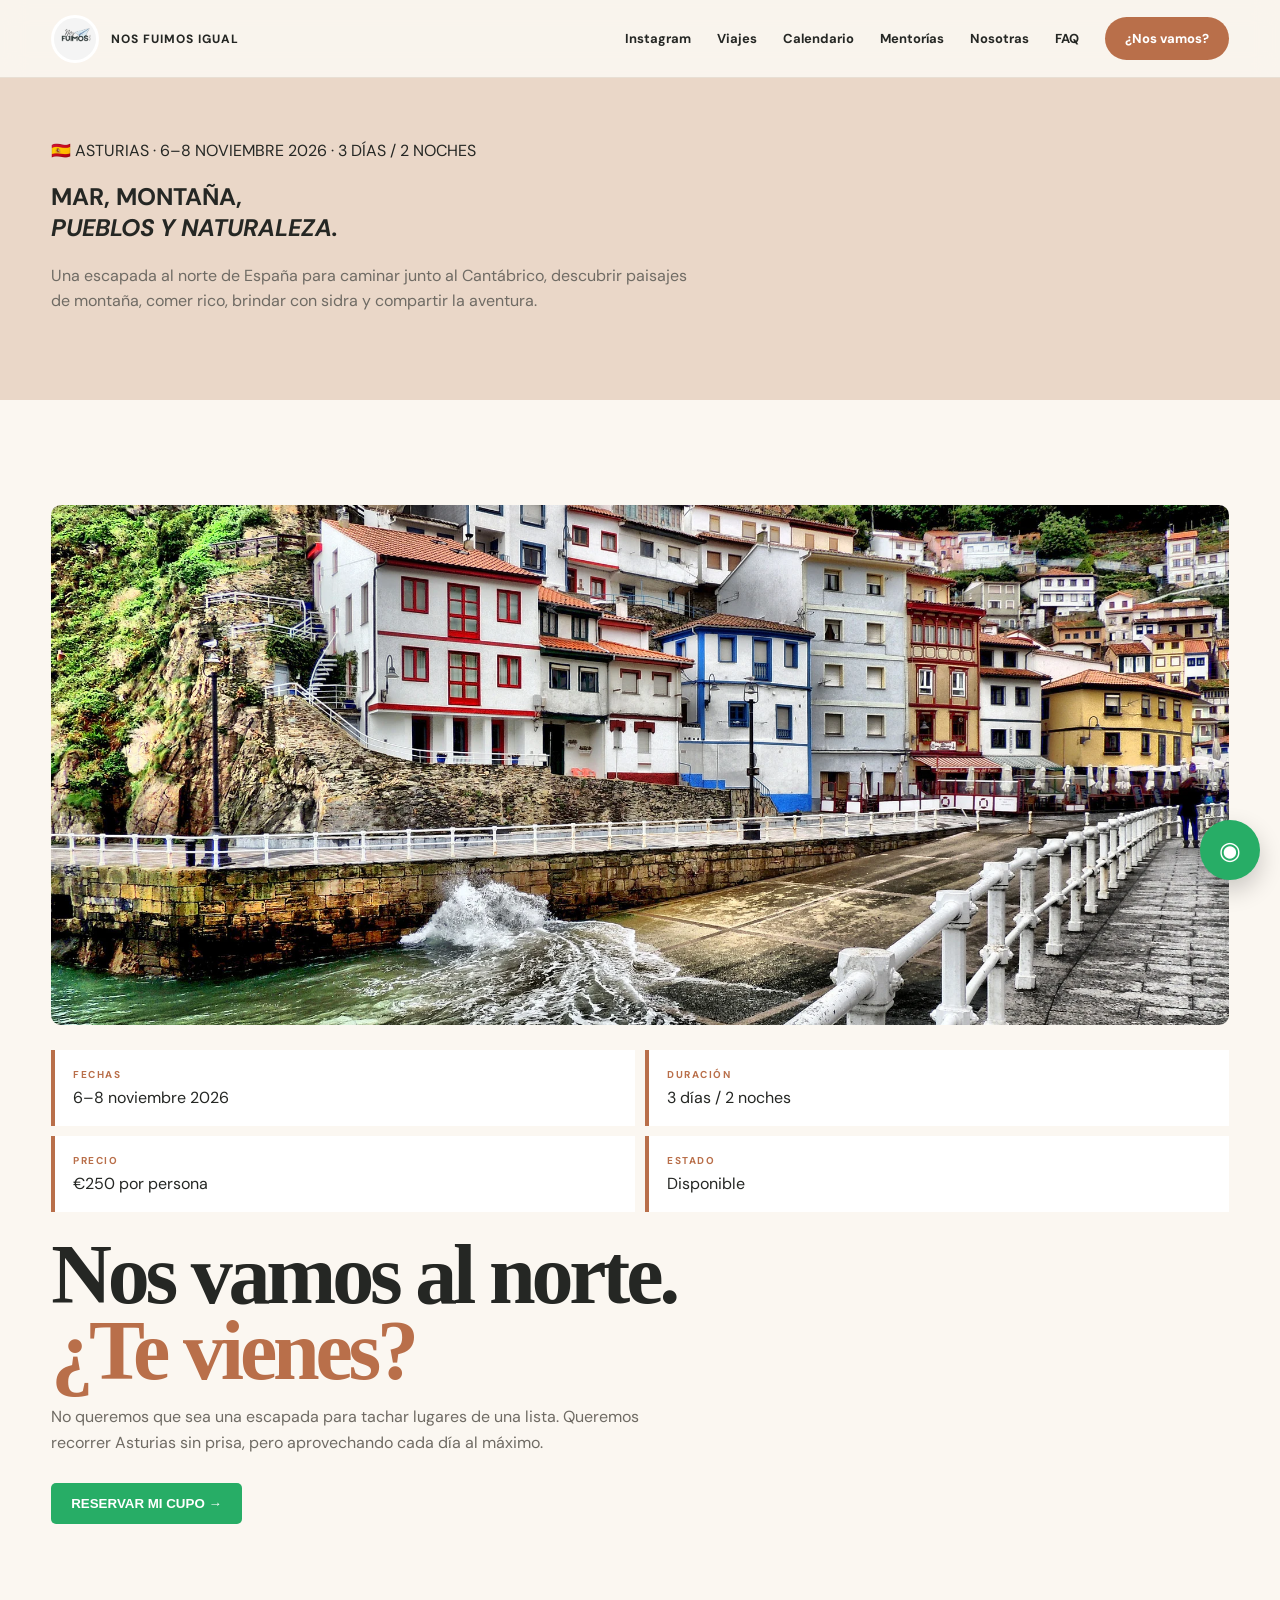
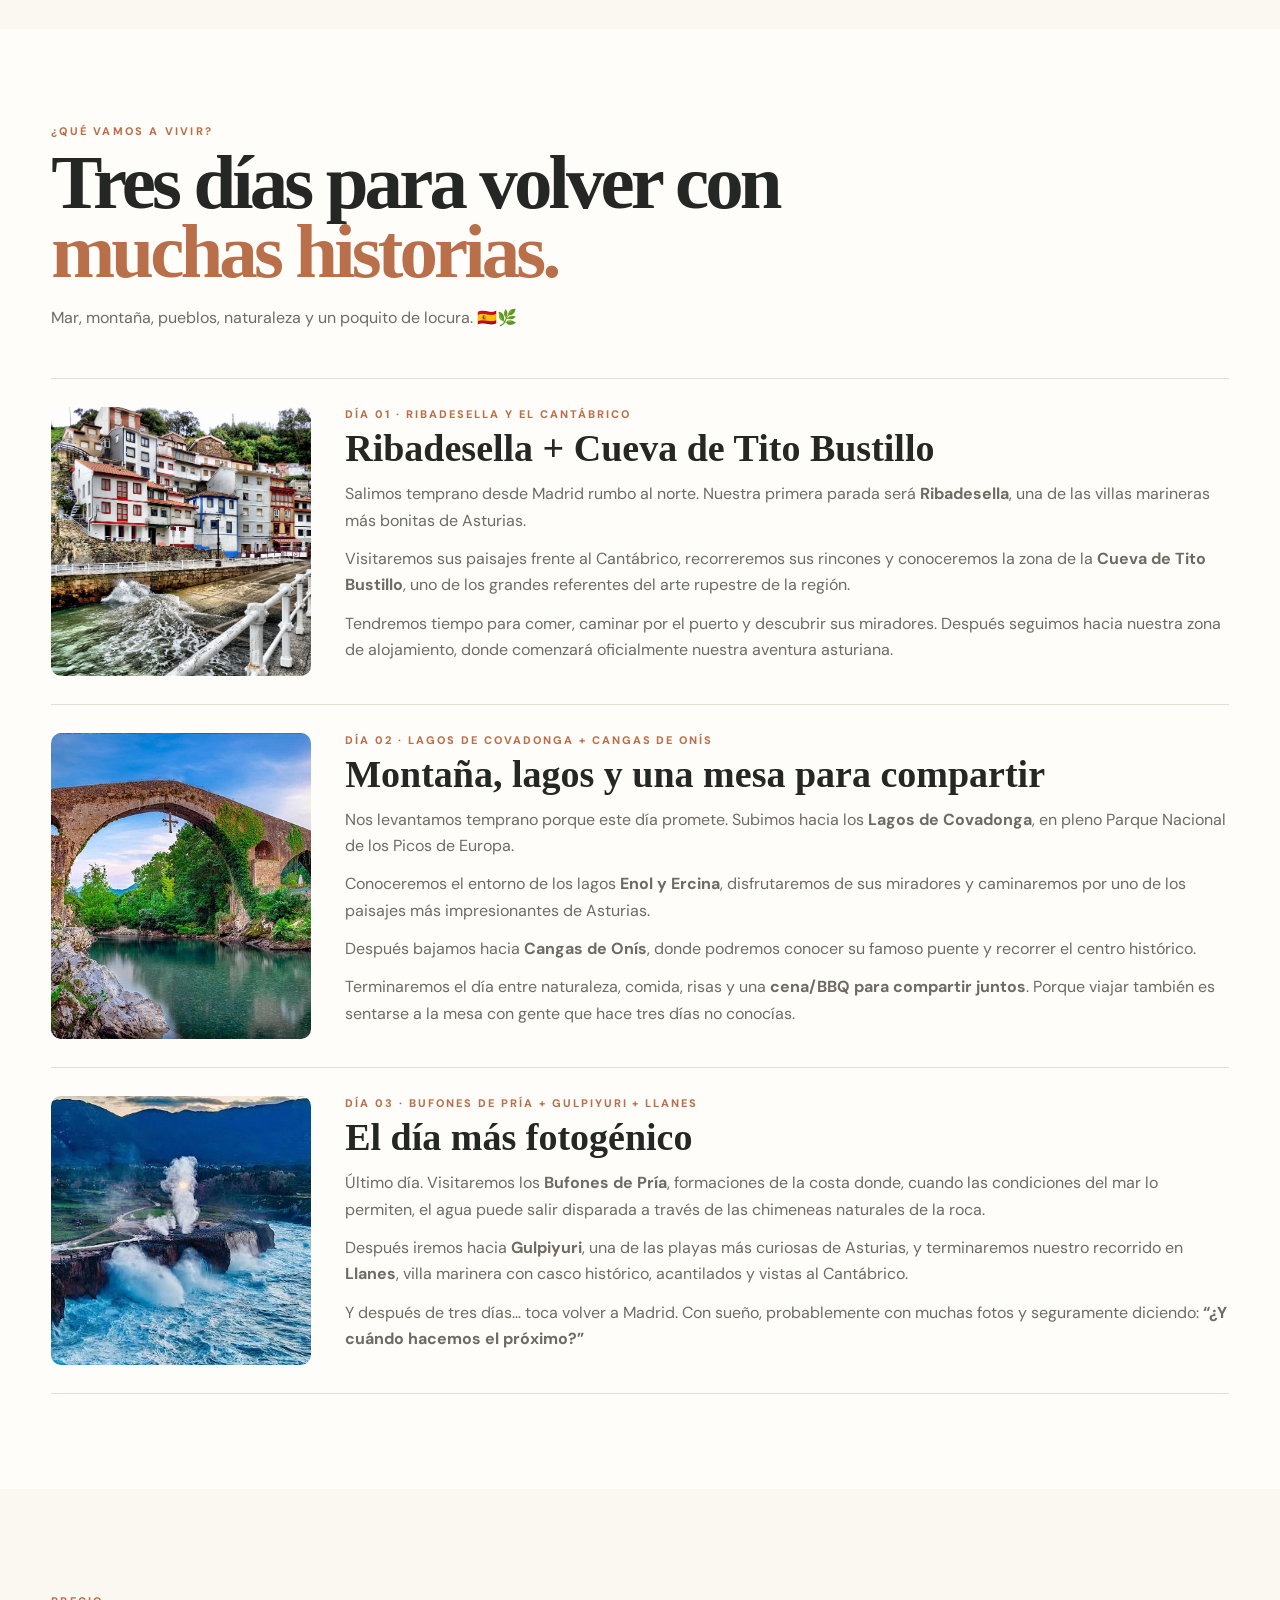
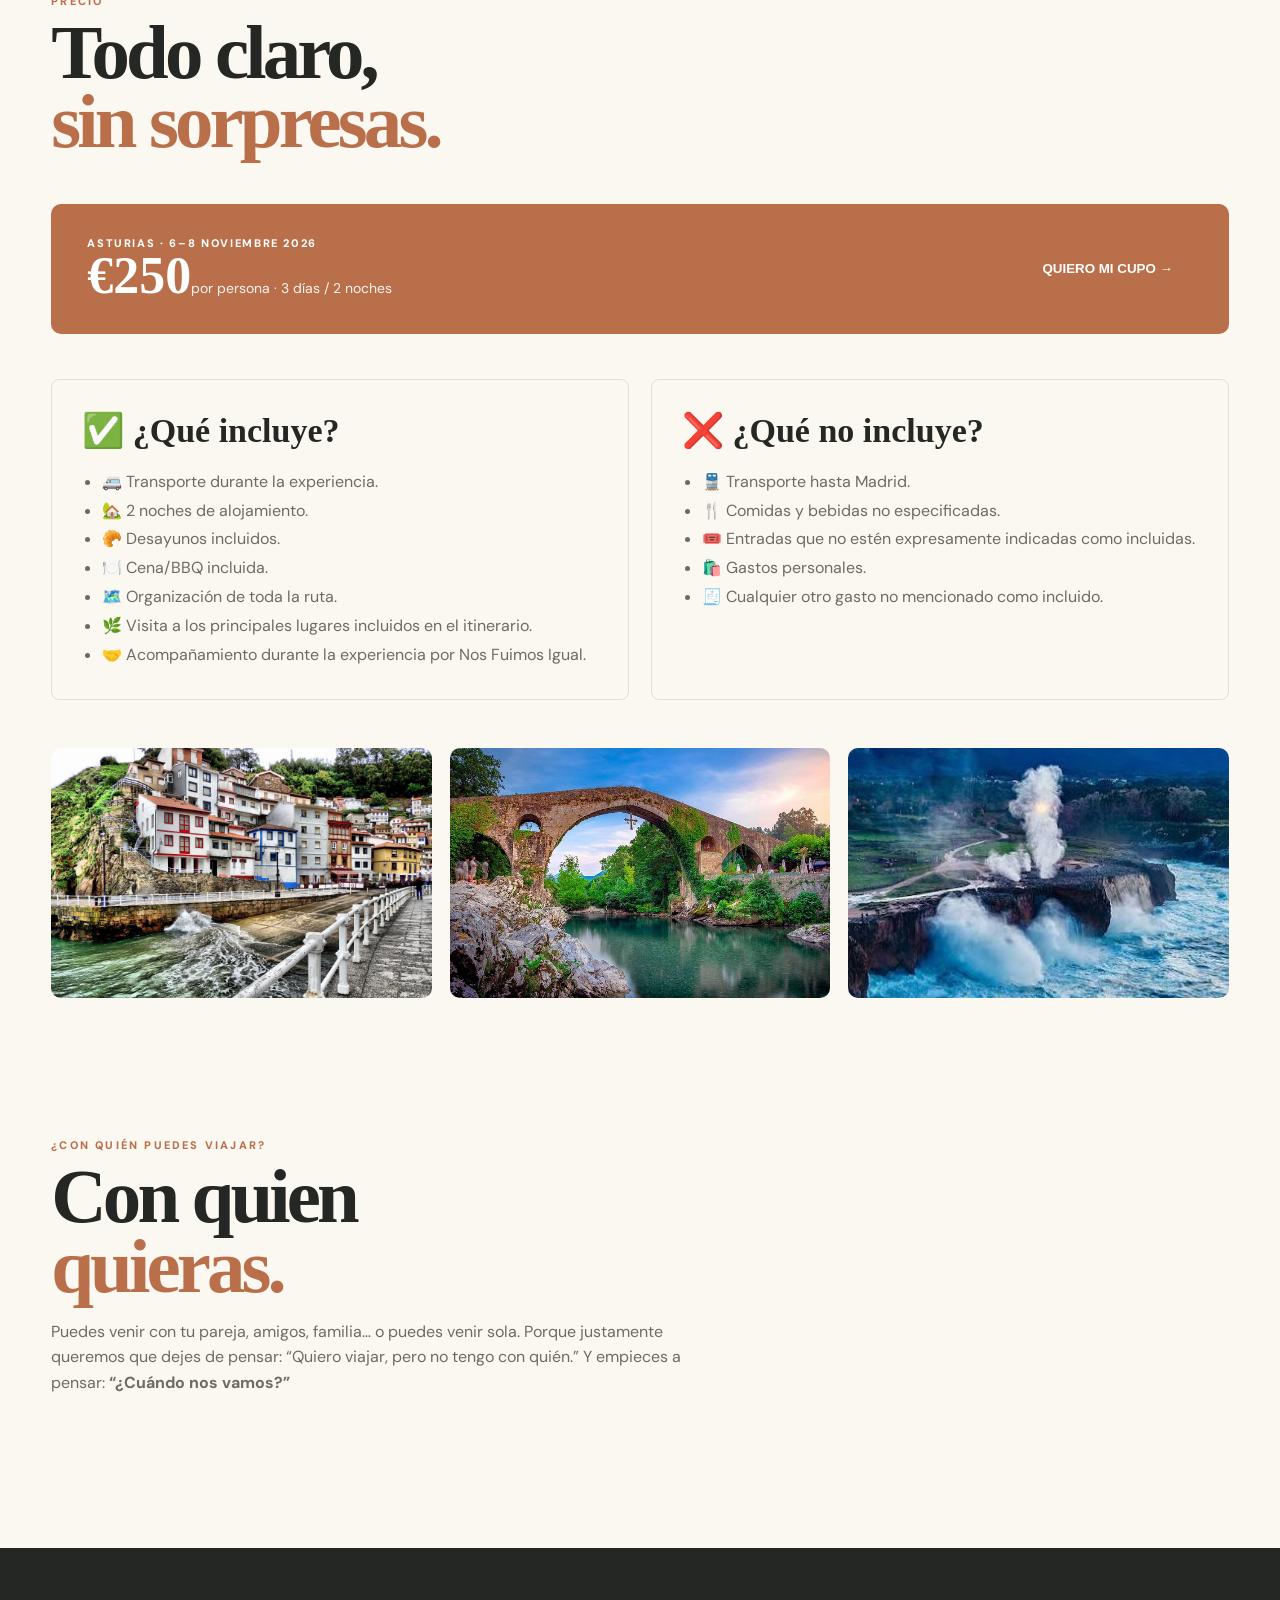
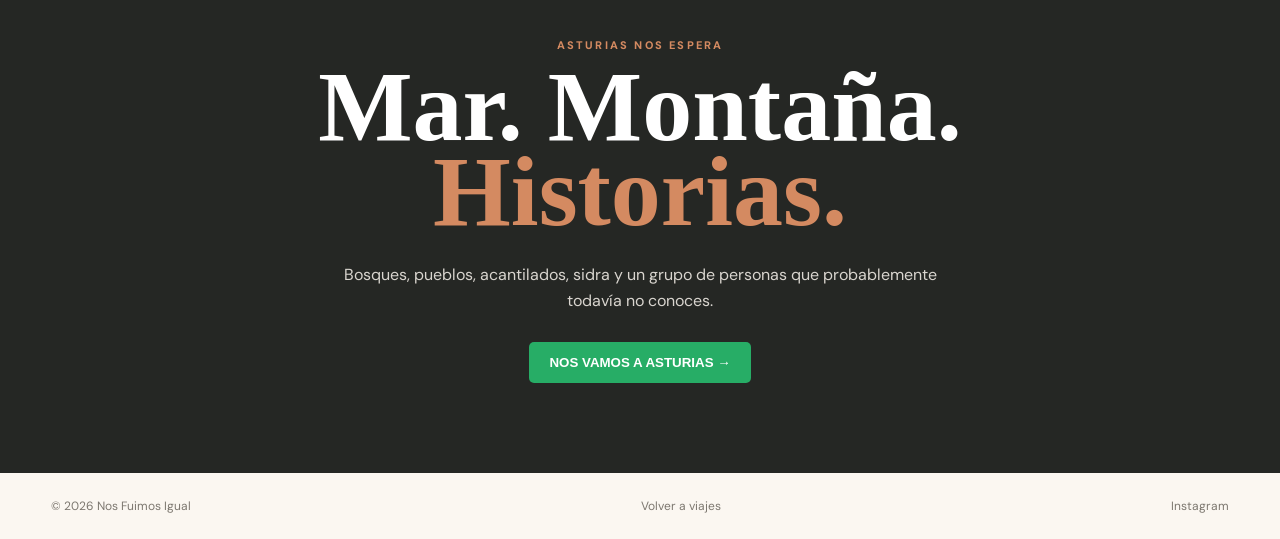
<file: viaje-asturias.html>
<!doctype html>
<html lang="es">
<head>
<meta charset="utf-8"><meta name="viewport" content="width=device-width,initial-scale=1">
<title>Asturias | Nos Fuimos Igual</title>
<meta name="description" content="Asturias con Nos Fuimos Igual: 6–8 de noviembre, 3 días y 2 noches, mar, montaña, pueblos y naturaleza.">
<link rel="stylesheet" href="styles.css">
</head>
<body>
<header class="topbar">
<a class="brand" href="index.html"><img src="fotos/NOS%20FUIMOS%20(1).png" alt="Nos Fuimos Igual"><span>NOS FUIMOS IGUAL</span></a>
<nav class="nav">
<a href="https://www.instagram.com/nosfuimosigual/" target="_blank" rel="noopener">Instagram</a>
<a href="viajes.html">Viajes</a><a href="calendario.html">Calendario</a><a href="index.html#mentorias">Mentorías</a><a href="nosotras.html">Nosotras</a><a href="faq.html">FAQ</a><a class="navcta" href="contacto.html">¿Nos vamos?</a>
</nav>
</header>

<main>
<section class="pagehero">
<div class="wrap">
<div class="eyebrow">🇪🇸 ASTURIAS · 6–8 NOVIEMBRE 2026 · 3 DÍAS / 2 NOCHES</div>
<h1>MAR, MONTAÑA,<br><em>PUEBLOS Y NATURALEZA.</em></h1>
<p class="lead">Una escapada al norte de España para caminar junto al Cantábrico, descubrir paisajes de montaña, comer rico, brindar con sidra y compartir la aventura.</p>
</div>
</section>

<section class="section">
<div class="wrap trip-detail">
<div class="detail-art" style="background:url('fotos/asturias.webp') center/cover;border-radius:10px;min-height:520px"></div>
<div>
<div class="info-grid">
<div class="info"><b>FECHAS</b>6–8 noviembre 2026</div>
<div class="info"><b>DURACIÓN</b>3 días / 2 noches</div>
<div class="info"><b>PRECIO</b>€250 por persona</div>
<div class="info"><b>ESTADO</b>Disponible</div>
</div>
<h2 class="quote">Nos vamos al norte.<br><span style="color:var(--terr)">¿Te vienes?</span></h2>
<p class="lead">No queremos que sea una escapada para tachar lugares de una lista. Queremos recorrer Asturias sin prisa, pero aprovechando cada día al máximo.</p>
<div class="actions"><button class="btn wa" data-wa="Hola Nos Fuimos Igual 👋 Quiero reservar Asturias, 6–8 noviembre 2026. Somos ___ personas.">RESERVAR MI CUPO →</button></div>
</div>
</div>
</section>

<section class="itinerary">
<div class="wrap">
<div class="itinerary-head">
<div class="kicker">¿QUÉ VAMOS A VIVIR?</div>
<h2>Tres días para volver con<br><em>muchas historias.</em></h2>
<p class="lead">Mar, montaña, pueblos, naturaleza y un poquito de locura. 🇪🇸🌿</p>
</div>

<article class="day-card">
<div class="day-photo" style="background-image:url('fotos/asturias.webp')"></div>
<div>
<div class="day-number">DÍA 01 · RIBADESELLA Y EL CANTÁBRICO</div>
<h3>Ribadesella + Cueva de Tito Bustillo</h3>
<p>Salimos temprano desde Madrid rumbo al norte. Nuestra primera parada será <strong>Ribadesella</strong>, una de las villas marineras más bonitas de Asturias.</p>
<p>Visitaremos sus paisajes frente al Cantábrico, recorreremos sus rincones y conoceremos la zona de la <strong>Cueva de Tito Bustillo</strong>, uno de los grandes referentes del arte rupestre de la región.</p>
<p>Tendremos tiempo para comer, caminar por el puerto y descubrir sus miradores. Después seguimos hacia nuestra zona de alojamiento, donde comenzará oficialmente nuestra aventura asturiana.</p>
</div>
</article>

<article class="day-card">
<div class="day-photo" style="background-image:url('fotos/cangasdeonis.jpg')"></div>
<div>
<div class="day-number">DÍA 02 · LAGOS DE COVADONGA + CANGAS DE ONÍS</div>
<h3>Montaña, lagos y una mesa para compartir</h3>
<p>Nos levantamos temprano porque este día promete. Subimos hacia los <strong>Lagos de Covadonga</strong>, en pleno Parque Nacional de los Picos de Europa.</p>
<p>Conoceremos el entorno de los lagos <strong>Enol y Ercina</strong>, disfrutaremos de sus miradores y caminaremos por uno de los paisajes más impresionantes de Asturias.</p>
<p>Después bajamos hacia <strong>Cangas de Onís</strong>, donde podremos conocer su famoso puente y recorrer el centro histórico.</p>
<p>Terminaremos el día entre naturaleza, comida, risas y una <strong>cena/BBQ para compartir juntos</strong>. Porque viajar también es sentarse a la mesa con gente que hace tres días no conocías.</p>
</div>
</article>

<article class="day-card">
<div class="day-photo" style="background-image:url('fotos/bufonespria.jpg')"></div>
<div>
<div class="day-number">DÍA 03 · BUFONES DE PRÍA + GULPIYURI + LLANES</div>
<h3>El día más fotogénico</h3>
<p>Último día. Visitaremos los <strong>Bufones de Pría</strong>, formaciones de la costa donde, cuando las condiciones del mar lo permiten, el agua puede salir disparada a través de las chimeneas naturales de la roca.</p>
<p>Después iremos hacia <strong>Gulpiyuri</strong>, una de las playas más curiosas de Asturias, y terminaremos nuestro recorrido en <strong>Llanes</strong>, villa marinera con casco histórico, acantilados y vistas al Cantábrico.</p>
<p>Y después de tres días… toca volver a Madrid. Con sueño, probablemente con muchas fotos y seguramente diciendo: <strong>“¿Y cuándo hacemos el próximo?”</strong></p>
</div>
</article>
</div>
</section>

<section class="section">
<div class="wrap">
<div class="itinerary-head"><div class="kicker">PRECIO</div><h2>Todo claro,<br><em>sin sorpresas.</em></h2></div>
<div class="trip-price-banner"><div><small>ASTURIAS · 6–8 NOVIEMBRE 2026</small><strong>€250</strong><span>por persona · 3 días / 2 noches</span></div><button class="btn" data-wa="Hola Nos Fuimos Igual 👋 Quiero reservar Asturias por €250. Somos ___ personas.">QUIERO MI CUPO →</button></div>

<div class="include-grid">
<div class="include-box"><h3>✅ ¿Qué incluye?</h3><ul>
<li>🚐 Transporte durante la experiencia.</li>
<li>🏡 2 noches de alojamiento.</li>
<li>🥐 Desayunos incluidos.</li>
<li>🍽️ Cena/BBQ incluida.</li>
<li>🗺️ Organización de toda la ruta.</li>
<li>🌿 Visita a los principales lugares incluidos en el itinerario.</li>
<li>🤝 Acompañamiento durante la experiencia por Nos Fuimos Igual.</li>
</ul></div>
<div class="include-box"><h3>❌ ¿Qué no incluye?</h3><ul>
<li>🚆 Transporte hasta Madrid.</li>
<li>🍴 Comidas y bebidas no especificadas.</li>
<li>🎟️ Entradas que no estén expresamente indicadas como incluidas.</li>
<li>🛍️ Gastos personales.</li>
<li>🧾 Cualquier otro gasto no mencionado como incluido.</li>
</ul></div>
</div>

<div class="gallery-strip">
<img src="fotos/asturias.webp" alt="Paisaje de Asturias">
<img src="fotos/cangasdeonis.jpg" alt="Cangas de Onís">
<img src="fotos/bufonespria.jpg" alt="Bufones de Pría">
</div>
</div>
</section>

<section class="section" style="padding-top:35px">
<div class="wrap">
<div class="itinerary-head"><div class="kicker">¿CON QUIÉN PUEDES VIAJAR?</div><h2>Con quien<br><em>quieras.</em></h2>
<p class="lead">Puedes venir con tu pareja, amigos, familia… o puedes venir sola. Porque justamente queremos que dejes de pensar: “Quiero viajar, pero no tengo con quién.” Y empieces a pensar: <strong>“¿Cuándo nos vamos?”</strong></p></div>
</div>
</section>

<section class="final-cta">
<div class="wrap">
<div class="kicker" style="color:#d48a61">ASTURIAS NOS ESPERA</div>
<h2>Mar. Montaña.<br><em>Historias.</em></h2>
<p class="lead" style="margin:0 auto 28px;color:#d9d5cf">Bosques, pueblos, acantilados, sidra y un grupo de personas que probablemente todavía no conoces.</p>
<button class="btn wa" data-wa="Hola Nos Fuimos Igual 👋 Quiero reservar Asturias, 6–8 noviembre 2026, por €250.">NOS VAMOS A ASTURIAS →</button>
</div>
</section>
</main>

<a class="floatwa" href="https://wa.me/573143425655" target="_blank" aria-label="WhatsApp">◉</a>
<footer class="footer wrap"><span>© 2026 Nos Fuimos Igual</span><a href="viajes.html">Volver a viajes</a><a href="https://www.instagram.com/nosfuimosigual/" target="_blank" rel="noopener">Instagram</a></footer>
<script src="script.js"></script>
</body>
</html>
</file>
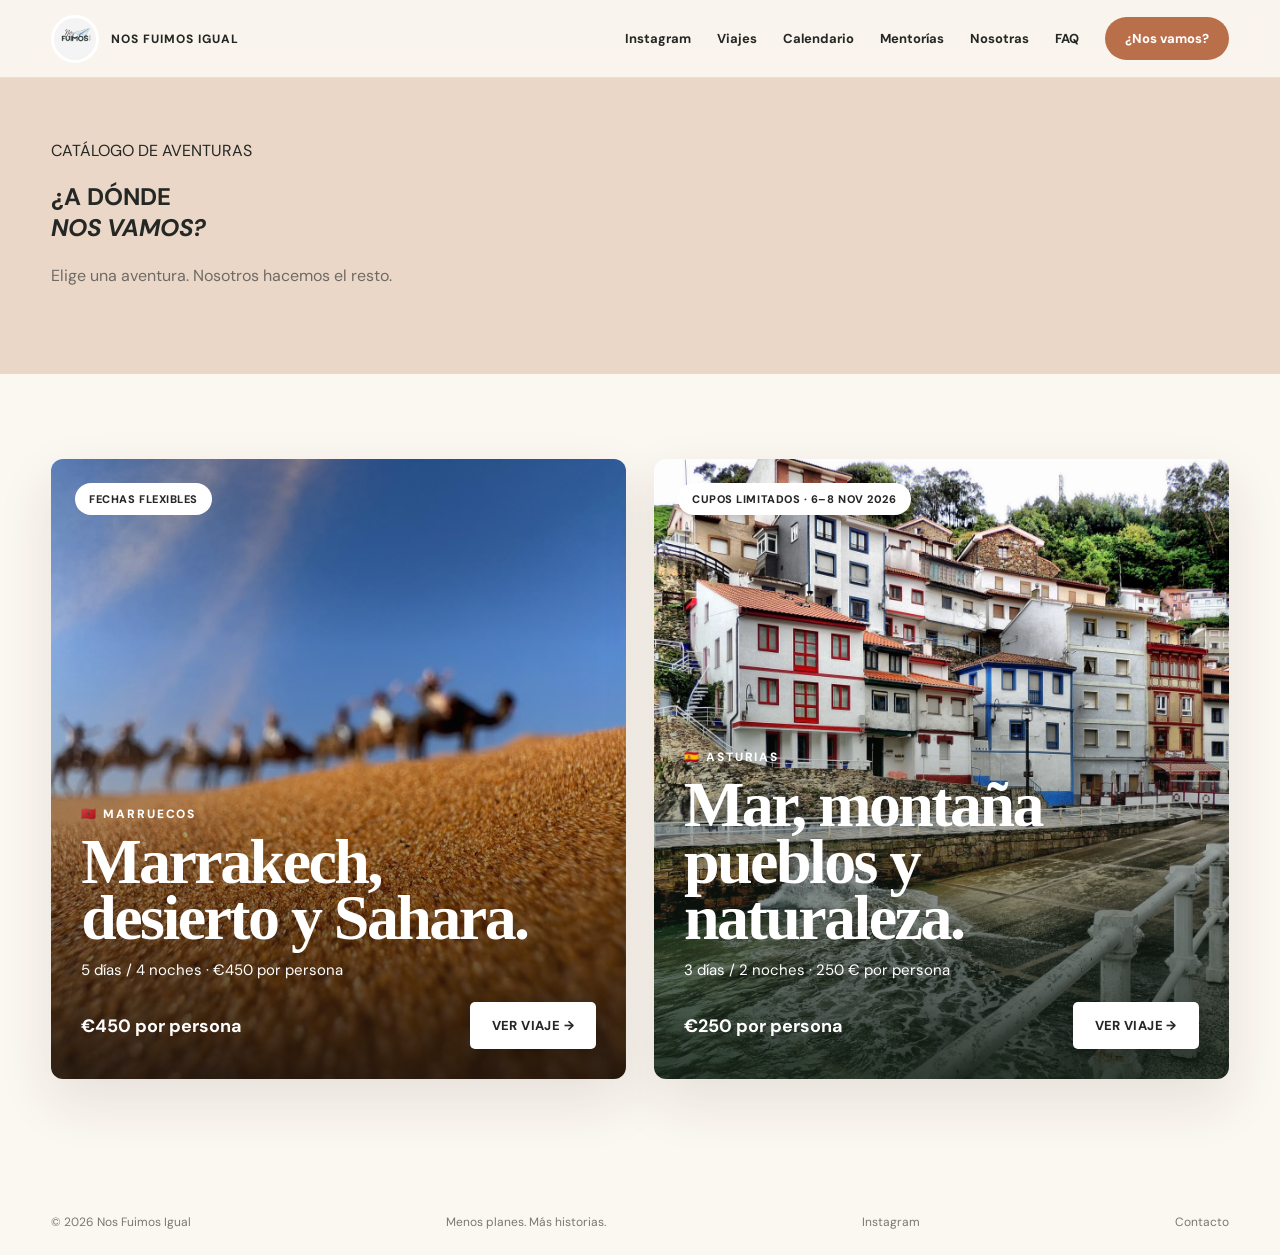
<file: viajes.html>
<!doctype html><html lang="es"><head><meta charset="utf-8"><meta name="viewport" content="width=device-width,initial-scale=1"><title>Viajes | Nos Fuimos Igual</title><link rel="stylesheet" href="styles.css"></head><body><header class="topbar"><a class="brand" href="index.html"><img src="fotos/NOS%20FUIMOS%20(1).png" alt="Nos Fuimos Igual"><span>NOS FUIMOS IGUAL</span></a><nav class="nav"><a href="https://www.instagram.com/nosfuimosigual/" target="_blank" rel="noopener">Instagram</a><a href="viajes.html">Viajes</a><a href="calendario.html">Calendario</a><a href="index.html#mentorias">Mentorías</a><a href="nosotras.html">Nosotras</a><a href="faq.html">FAQ</a><a class="navcta" href="contacto.html">¿Nos vamos?</a></nav></header><section class="pagehero"><div class="wrap"><div class="eyebrow">CATÁLOGO DE AVENTURAS</div><h1>¿A DÓNDE<br><em>NOS VAMOS?</em></h1><p class="lead">Elige una aventura. Nosotros hacemos el resto.</p></div></section><section class="catalog-section"><div class="wrap"><div class="cards"><article class="trip morocco" data-type="internacional"><span class="tag">FECHAS FLEXIBLES</span><div class="country">🇲🇦 MARRUECOS</div><h3>Marrakech,<br>desierto y Sahara.</h3><p>5 días / 4 noches · €450 por persona</p><div class="trip-bottom"><strong>€450 por persona</strong><a class="whitebtn" href="viaje-marruecos.html">VER VIAJE →</a></div></article><article class="trip asturias" data-type="nacional"><span class="tag">CUPOS LIMITADOS · 6–8 NOV 2026</span><div class="country">🇪🇸 ASTURIAS</div><h3>Mar, montaña<br>pueblos y naturaleza.</h3><p>3 días / 2 noches · 250 € por persona</p><div class="trip-bottom"><strong>€250 por persona</strong><a class="whitebtn" href="viaje-asturias.html">VER VIAJE →</a></div></article></div></div></section><footer class="footer wrap"><span>© 2026 Nos Fuimos Igual</span><span>Menos planes. Más historias.</span><a href="https://www.instagram.com/nosfuimosigual/" target="_blank" rel="noopener">Instagram</a><a href="contacto.html">Contacto</a></footer></body></html>
</file>
<file: styles.css>
@import url('https://fonts.googleapis.com/css2?family=DM+Sans:wght@400;500;600;700;800&family=Pacifico&display=swap');:root{--cream:#fbf7f1;--paper:#fffdf9;--terr:#b96f4a;--terr2:#d48a61;--ink:#252724;--muted:#6f6b64;--line:#e7ddd0}*{box-sizing:border-box}html{scroll-behavior:smooth}body{margin:0;background:var(--cream);color:var(--ink);font-family:'DM Sans',sans-serif}a{text-decoration:none;color:inherit}img{max-width:100%;display:block}.wrap{width:min(1180px,92vw);margin:auto}.topbar{position:fixed;z-index:50;top:0;left:0;right:0;height:78px;display:flex;align-items:center;justify-content:space-between;padding:0 4vw;background:#fbf7f1e8;backdrop-filter:blur(12px);border-bottom:1px solid #e8dfd4}.brand{display:flex;align-items:center;gap:12px;font-weight:800;letter-spacing:.08em;font-size:12px}.brand img{width:48px;height:48px;object-fit:contain;background:#fff;border-radius:50%;padding:3px}.nav{display:flex;align-items:center;gap:26px;font-size:13px;font-weight:700}.nav a:hover{color:var(--terr)}.navcta,.btn{display:inline-flex;align-items:center;justify-content:center;border:0;border-radius:5px;background:var(--terr);color:#fff;padding:13px 20px;font-weight:800;cursor:pointer}.navcta{border-radius:999px}.hero{padding:125px 0 70px;min-height:100vh;background:linear-gradient(180deg,#f7efe7,#fbf7f1)}.hero-grid{display:grid;grid-template-columns:.92fr 1.08fr;gap:55px;align-items:center}.script{font-family:Pacifico,cursive;font-weight:400}.hero h1{font-size:clamp(64px,9vw,126px);line-height:.88;letter-spacing:-.055em;margin:10px 0 25px}.hero h1 .script{color:var(--terr);font-size:.78em}.hero p{font-size:19px;line-height:1.6;color:var(--muted);max-width:560px}.actions{display:flex;gap:12px;flex-wrap:wrap;margin-top:28px}.btn.alt{background:transparent;color:var(--ink);border:1px solid #bfb5a8}.hero-visual{height:590px;border-radius:28px 86px 28px 86px;overflow:hidden;position:relative;background:linear-gradient(#0000,#0005),url('fotos/Johaysteffportada.jpeg?v=1') center/cover}.hero-logo{position:absolute;left:34px;top:34px;width:92px;height:92px;background:#fff;border-radius:50%;padding:13px;box-shadow:0 10px 35px #0002}.hero-note{position:absolute;left:28px;bottom:28px;background:#fff;color:var(--ink);padding:18px 20px;border-radius:4px;box-shadow:0 15px 40px #0003}.hero-note strong{display:block;font-family:Georgia,serif;font-size:27px}.stamp{position:absolute;right:25px;bottom:25px;border:1px dashed #fff;color:#fff;border-radius:50%;width:105px;height:105px;display:grid;place-items:center;text-align:center;font-size:11px;font-weight:800;transform:rotate(9deg)}.ticker{background:var(--terr);color:#fff;padding:13px 0;overflow:hidden;white-space:nowrap;font-weight:800;letter-spacing:.12em}.ticker span{margin-right:55px}.section{padding:105px 0}.section-head{display:flex;align-items:end;justify-content:space-between;gap:30px;margin-bottom:38px}.kicker{font-size:11px;font-weight:800;letter-spacing:.2em;color:var(--terr);text-transform:uppercase}.section h2{font-family:Georgia,serif;font-size:clamp(48px,7vw,84px);line-height:.9;letter-spacing:-.05em;margin:10px 0}.section h2 em{color:var(--terr);font-style:normal}.lead{color:var(--muted);line-height:1.6;max-width:650px}.trips{display:grid;grid-template-columns:1.2fr .8fr;gap:18px}.trip-card{min-height:550px;border-radius:8px;overflow:hidden;position:relative;color:#fff;background-size:cover;background-position:center}.trip-card.morocco{background-image:linear-gradient(180deg,#0000 30%,#1c100dcc),url('fotos/Marruecos-desierto.jpeg')}.trip-card.asturias{background-image:linear-gradient(180deg,#0000 30%,#15251ecc),url('fotos/asturias.webp')}.trip-content{position:absolute;inset:auto 28px 28px}.pill{display:inline-block;padding:8px 12px;border-radius:99px;background:#fff;color:var(--ink);font-size:11px;font-weight:800;margin-bottom:12px}.trip-card h3{font-family:Georgia,serif;font-size:52px;line-height:.88;margin:0 0 12px}.trip-meta{display:flex;justify-content:space-between;align-items:end;gap:15px}.trip-meta span{font-size:14px}.white-btn{background:#fff;color:var(--ink);padding:12px 17px;border-radius:4px;font-weight:800}.postcards{display:grid;grid-template-columns:repeat(3,1fr);gap:30px;align-items:center}.postcard{background:#fff;padding:11px 11px 25px;box-shadow:0 18px 45px #3c2b1b14}.postcard:nth-child(1){transform:rotate(-5deg)}.postcard:nth-child(2){transform:translateY(18px) rotate(2deg)}.postcard:nth-child(3){transform:rotate(6deg)}.postcard img{height:260px;width:100%;object-fit:cover}.postcard p{font-family:Georgia,serif;text-align:center;margin:16px 0 0;font-size:21px}.solo{background:#ead7c8}.solo-grid{display:grid;grid-template-columns:.85fr 1.15fr;gap:55px;align-items:center}.solo-photo{min-height:520px;background:url('fotos/Mentoria11.png') center/cover;border-radius:8px}.quote{font-family:Georgia,serif;font-size:clamp(43px,6vw,72px);line-height:.95}.steps{display:grid;grid-template-columns:repeat(4,1fr);gap:20px;margin-top:40px}.step{border-top:2px solid var(--terr);padding-top:16px}.step b{font-size:13px}.step p{color:var(--muted);line-height:1.5}.about{display:grid;grid-template-columns:1fr 1fr;gap:60px;align-items:center}.about-logo{background:#fff;border-radius:8px;padding:40px;box-shadow:0 20px 50px #3c2b1b0d}.about-logo img{max-width:330px;margin:auto}.contact{background:var(--ink);color:#fff;padding:110px 0;text-align:center}.contact h2{font-family:Georgia,serif;font-size:clamp(62px,9vw,118px);line-height:.8;margin:12px 0 30px}.contact h2 em{color:var(--terr2);font-style:normal}.contact-actions{display:flex;justify-content:center;gap:12px;flex-wrap:wrap}.wa{background:#27ad66}.contact-info{margin-top:25px;color:#d9d5cf}.floatwa{position:fixed;right:20px;bottom:20px;z-index:60;width:60px;height:60px;border-radius:50%;background:#27ad66;color:#fff;display:grid;place-items:center;font-size:25px;box-shadow:0 10px 25px #0003}.footer{padding:25px 0;display:flex;justify-content:space-between;gap:20px;color:#7c776f;font-size:12px}.pagehero{padding:140px 0 70px;background:#ead7c8}.detail{padding:75px 0}.detail-hero{display:grid;grid-template-columns:1.15fr .85fr;gap:40px;align-items:end}.detail-photo{min-height:600px;border-radius:8px;background:center/cover}.detail-photo.morocco{background-image:url('fotos/Marruecos.jpg')}.detail-copy h1{font-family:Georgia,serif;font-size:clamp(60px,8vw,105px);line-height:.84;letter-spacing:-.05em;margin:15px 0}.detail-copy h1 em{color:var(--terr);font-style:normal}.facts{display:grid;grid-template-columns:1fr 1fr;gap:10px;margin:25px 0}.fact{background:#fff;padding:18px;border-left:4px solid var(--terr)}.fact small{display:block;color:var(--terr);font-weight:800;font-size:10px;letter-spacing:.15em;margin-bottom:6px}.pricebox{background:var(--terr);color:#fff;padding:28px;border-radius:4px;margin-top:20px}.pricebox small{letter-spacing:.15em;font-weight:800}.pricebox strong{font-size:62px;display:block;font-family:Georgia,serif}.pricebox span{font-weight:800}.info-list{font-size:18px;line-height:1.8}.info-list li::marker{color:var(--terr)}@media(max-width:850px){.nav{display:none}.hero-grid,.solo-grid,.about,.detail-hero,.trips{grid-template-columns:1fr}.hero{padding-top:105px}.hero-visual{height:430px}.postcards{grid-template-columns:1fr 1fr}.postcard:nth-child(3){display:none}.steps{grid-template-columns:1fr 1fr}.detail-photo{min-height:420px}}@media(max-width:560px){.section{padding:70px 0}.hero h1{font-size:61px}.hero-visual{height:390px}.postcards{grid-template-columns:1fr}.postcard:nth-child(3){display:block}.postcard:nth-child(2){transform:none}.steps{grid-template-columns:1fr}.facts{grid-template-columns:1fr}.footer{flex-direction:column}.trip-card h3{font-size:43px}.contact h2{font-size:65px}}

/* Mentorías 1:1 */
.mentor-box{margin:24px 0;padding:22px;border:1px solid var(--line);background:var(--paper);display:flex;align-items:center;justify-content:space-between;gap:24px;box-shadow:6px 6px 0 rgba(37,39,36,.06)}
.mentor-box strong{font-size:.78rem;letter-spacing:.12em}
.mentor-price{font-family:"Pacifico",cursive;font-size:3rem;line-height:1;color:var(--terr);margin-top:6px}
.mentor-topics{display:flex;flex-direction:column;gap:8px;font-size:.92rem;color:var(--muted)}
.small-note{font-size:.78rem;color:var(--muted);margin-top:12px}
@media(max-width:760px){.mentor-box{align-items:flex-start;flex-direction:column;gap:16px}.mentor-price{font-size:2.5rem}}


/* Catálogo de viajes */
.catalog-section{padding:85px 0 110px;background:var(--cream)}
.cards{display:grid;grid-template-columns:repeat(2,minmax(0,1fr));gap:28px}
.trip{min-height:620px;border-radius:12px;overflow:hidden;position:relative;color:#fff;padding:30px;display:flex;flex-direction:column;justify-content:flex-end;box-shadow:0 22px 55px #3c2b1b1c;background-size:cover;background-position:center}
.trip.morocco{background-image:linear-gradient(180deg,#0000 30%,#17100edd 100%),url('fotos/Marruecos-desierto.jpeg')}
.trip.asturias{background-image:linear-gradient(180deg,#0000 30%,#142016dd 100%),url('fotos/asturias.webp')}
.trip .tag{position:absolute;top:24px;left:24px;background:#fff;color:var(--ink);padding:9px 14px;border-radius:999px;font-size:11px;font-weight:800;letter-spacing:.05em}
.trip .country{font-size:12px;font-weight:800;letter-spacing:.16em;margin-bottom:12px}
.trip h3{font-family:Georgia,serif;font-size:clamp(45px,5vw,68px);line-height:.88;letter-spacing:-.04em;margin:0 0 14px}
.trip p{margin:0 0 22px;font-size:15px}
.trip-bottom{display:flex;align-items:center;justify-content:space-between;gap:20px}
.trip-bottom strong{font-size:18px}
.whitebtn{display:inline-flex;align-items:center;justify-content:center;background:#fff;color:var(--ink);padding:15px 22px;border-radius:5px;font-weight:800;font-size:13px;letter-spacing:.03em;box-shadow:0 8px 20px #0003;transition:transform .2s,background .2s}
.whitebtn:hover{transform:translateY(-2px);background:#f7efe7}
@media(max-width:760px){.cards{grid-template-columns:1fr}.trip{min-height:540px}.catalog-section{padding:65px 0 80px}}


/* Itinerarios y fichas completas */
.itinerary{padding:95px 0;background:var(--paper)}
.itinerary-head{max-width:760px;margin-bottom:48px}
.itinerary-head h2{font-family:Georgia,serif;font-size:clamp(48px,6vw,78px);line-height:.9;letter-spacing:-.05em;margin:10px 0 18px}
.itinerary-head h2 em{color:var(--terr);font-style:normal}
.day-card{display:grid;grid-template-columns:260px 1fr;gap:34px;align-items:stretch;padding:28px 0;border-top:1px solid var(--line)}
.day-card:last-child{border-bottom:1px solid var(--line)}
.day-photo{min-height:230px;border-radius:10px;background:center/cover}
.day-number{color:var(--terr);font-weight:800;font-size:11px;letter-spacing:.18em;margin-bottom:8px}
.day-card h3{font-family:Georgia,serif;font-size:38px;line-height:1;margin:0 0 14px}
.day-card p{color:var(--muted);font-size:16px;line-height:1.65;margin:0 0 12px}
.day-card ul{margin:10px 0 0;padding-left:20px;color:var(--muted);line-height:1.65}
.include-grid{display:grid;grid-template-columns:1fr 1fr;gap:22px;margin-top:35px}
.include-box{padding:30px;background:var(--cream);border:1px solid var(--line);border-radius:8px}
.include-box h3{font-family:Georgia,serif;font-size:34px;margin:0 0 18px}
.include-box ul{margin:0;padding-left:20px;line-height:1.8;color:var(--muted)}
.trip-price-banner{margin:45px 0;padding:32px 36px;background:var(--terr);color:#fff;border-radius:10px;display:flex;align-items:center;justify-content:space-between;gap:25px}
.trip-price-banner small{display:block;letter-spacing:.15em;font-weight:800;font-size:11px}
.trip-price-banner strong{font-family:Georgia,serif;font-size:52px;line-height:1}
.trip-price-banner span{font-size:14px;opacity:.92}
.gallery-strip{display:grid;grid-template-columns:repeat(3,1fr);gap:18px;margin-top:48px}
.gallery-strip img{width:100%;height:250px;object-fit:cover;border-radius:10px}
.final-cta{background:var(--ink);color:#fff;padding:90px 0;text-align:center}
.final-cta h2{font-family:Georgia,serif;font-size:clamp(55px,8vw,100px);line-height:.85;margin:12px 0 28px}
.final-cta h2 em{color:var(--terr2);font-style:normal}
@media(max-width:760px){
  .day-card{grid-template-columns:1fr}
  .day-photo{min-height:260px}
  .include-grid,.gallery-strip{grid-template-columns:1fr}
  .trip-price-banner{align-items:flex-start;flex-direction:column}
  .trip-price-banner strong{font-size:44px}
}

.info-grid{display:grid;grid-template-columns:1fr 1fr;gap:10px;margin:25px 0}
.info{background:#fff;padding:18px;border-left:4px solid var(--terr);display:flex;flex-direction:column;gap:6px}
.info b{font-size:10px;letter-spacing:.15em;color:var(--terr)}
@media(max-width:560px){.info-grid{grid-template-columns:1fr}}

/* Calendario dinámico */
.calendar-hero{background:linear-gradient(135deg,#ead7c8,#fbf7f1)}
.calendar-section{padding:90px 0 110px;background:var(--cream)}
.calendar-intro{max-width:800px;margin-bottom:65px}
.calendar-intro h2{font-family:Georgia,serif;font-size:clamp(48px,6vw,78px);line-height:.9;letter-spacing:-.05em;margin:10px 0 18px}
.calendar-intro h2 em,.calendar-flex h3 em{color:var(--terr);font-style:normal}
.month-block{margin:0 0 72px}
.month-title{display:flex;align-items:baseline;gap:14px;border-bottom:2px solid var(--ink);padding-bottom:12px;margin-bottom:22px}
.month-title span{font-family:Georgia,serif;font-size:clamp(35px,5vw,58px);line-height:1}
.month-title strong{font-size:15px;letter-spacing:.16em;color:var(--terr)}
.calendar-cards{display:grid;grid-template-columns:1fr 1fr;gap:22px}
.calendar-trip{background:var(--paper);border:1px solid var(--line);border-radius:12px;overflow:hidden;display:grid;grid-template-columns:180px 1fr;min-height:280px;box-shadow:0 14px 35px #3c2b1b12}
.calendar-trip.upcoming{grid-template-columns:280px 1fr}
.calendar-trip-photo{background:center/cover;min-height:100%}
.asturias-calendar{background-image:url('fotos/asturias.webp')}
.morocco-calendar{background-image:url('fotos/Marruecos.jpg')}
 .asia-calendar{background-image:linear-gradient(135deg,#17334a,#7a6b92,#d48a61)}
 .aurora-calendar{background-image:linear-gradient(135deg,#102c3d,#355c66,#8d7390)}
.calendar-trip-body{padding:25px;display:flex;flex-direction:column}
.calendar-label{font-size:10px;font-weight:800;letter-spacing:.14em;color:var(--terr)}
.calendar-trip h3{font-family:Georgia,serif;font-size:34px;line-height:1;margin:8px 0}
.calendar-sub{font-weight:800;margin:0 0 12px}
.calendar-trip-body>p:not(.calendar-sub){color:var(--muted);line-height:1.55;margin:0 0 18px}
.calendar-bottom{display:flex;align-items:center;justify-content:space-between;gap:12px;margin-top:auto}
.calendar-bottom strong{font-size:14px}
.calendar-flex{display:flex;align-items:center;justify-content:space-between;gap:30px;background:var(--ink);color:#fff;padding:32px;border-radius:12px}
.calendar-flex h3{font-family:Georgia,serif;font-size:36px;margin:7px 0}
.calendar-flex p{color:#d9d5cf;max-width:700px;line-height:1.55;margin:0}
@media(max-width:850px){.calendar-cards{grid-template-columns:1fr}.calendar-trip,.calendar-trip.upcoming{grid-template-columns:1fr}.calendar-trip-photo{min-height:220px}.calendar-flex{flex-direction:column;align-items:flex-start}}
@media(max-width:560px){.calendar-section{padding:65px 0 80px}.month-block{margin-bottom:55px}.calendar-bottom{align-items:flex-start;flex-direction:column}.calendar-flex{padding:25px}}

.mentorias{padding-top:80px;padding-bottom:80px}.mentorias .solo-grid{display:grid;grid-template-columns:1fr 1fr;gap:60px;align-items:center}@media(max-width:760px){.mentorias .solo-grid{grid-template-columns:1fr;gap:35px}}

/* Hero principal: foto kayak + logo sin recorte */
.hero-logo{object-fit:contain}

/* Calendario visual */
.calendar-showcase{display:grid;grid-template-columns:1fr 1fr;gap:28px}
.calendar-destination{position:relative;min-height:540px;border-radius:14px;overflow:hidden;color:#fff;background-size:cover;background-position:center;box-shadow:0 20px 55px #3c2b1b20}
.calendar-destination::after{content:"";position:absolute;inset:0;background:linear-gradient(180deg,#0000 28%,#17100ee8 100%)}
.calendar-destination.asturias{background-image:url('fotos/asturias.webp')}
.calendar-destination.morocco{background-image:url('fotos/Marruecos-desierto.jpeg')}
.calendar-destination.asia{background-image:url('fotos/Asia.jpg?v=2')}
.calendar-destination.aurora{background-image:url('fotos/Auroras.webp?v=2')}
.calendar-destination .calendar-date{position:absolute;z-index:2;top:22px;left:22px;background:#fff;color:var(--ink);padding:12px 16px;border-radius:999px;font-size:12px;font-weight:800;letter-spacing:.06em}
.calendar-destination .calendar-destination-body{position:absolute;z-index:2;left:30px;right:30px;bottom:30px}
.calendar-destination .calendar-destination-body .kicker{color:#fff;opacity:.9}
.calendar-destination h3{font-family:Georgia,serif;font-size:clamp(52px,6vw,82px);line-height:.84;letter-spacing:-.05em;margin:8px 0 14px}
.calendar-destination p{max-width:570px;line-height:1.5;margin:0 0 20px;color:#eee8e0}
.calendar-destination .calendar-actions{display:flex;align-items:center;justify-content:space-between;gap:18px}
.calendar-destination .calendar-actions strong{font-size:15px}
.calendar-note{margin-top:55px;padding:30px;background:var(--ink);color:#fff;border-radius:12px;display:flex;align-items:center;justify-content:space-between;gap:25px}
.calendar-note p{color:#d9d5cf;max-width:700px;margin:8px 0 0;line-height:1.55}
@media(max-width:850px){.calendar-showcase{grid-template-columns:1fr}.calendar-destination{min-height:500px}.calendar-note{flex-direction:column;align-items:flex-start}}
@media(max-width:560px){.calendar-destination{min-height:450px}.calendar-destination h3{font-size:48px}.calendar-destination .calendar-destination-body{left:22px;right:22px;bottom:22px}}

/* Nosotras: fotos reales de Joha y Steff */
.team-gallery{display:grid;grid-template-columns:1.15fr .85fr;gap:18px;margin-top:35px;align-items:stretch}
.team-gallery .team-main{min-height:620px;background-position:center;background-size:cover;background-repeat:no-repeat;border-radius:12px}
.team-gallery .team-side{display:grid;grid-template-rows:minmax(300px,1.25fr) minmax(190px,.75fr);gap:18px;min-width:0}
.team-gallery .team-side .team-secondary,.team-gallery .team-small-row>div{min-height:0;background-position:center;background-size:cover;background-repeat:no-repeat;border-radius:12px}
.team-gallery .team-small-row{display:grid;grid-template-columns:1fr 1fr;gap:18px;min-height:190px}
.team-caption{margin-top:16px;color:var(--muted);font-size:14px}
@media(max-width:760px){.team-gallery{grid-template-columns:1fr;gap:14px}.team-gallery .team-main{min-height:440px}.team-gallery .team-side{grid-template-rows:minmax(300px,auto) minmax(155px,auto);gap:14px}.team-gallery .team-small-row{gap:14px;min-height:155px}}


/* Nosotras: foto protagonista + logo secundario */
.about-photo{background:var(--paper);border-radius:8px;overflow:hidden;box-shadow:0 20px 50px #3c2b1b0d;min-height:430px}
.about-photo img{width:100%;height:100%;min-height:430px;object-fit:cover}
.team-logo{background:#fff;border-radius:12px;display:flex;align-items:center;justify-content:center;padding:25px;box-shadow:0 12px 30px #3c2b1b12}
.team-logo img{width:100%;height:100%;object-fit:contain}
@media(max-width:760px){.about-photo,.about-photo img{min-height:360px}}


/* Nosotras: texto y fotos en una composición compacta de dos columnas */
.about-layout{display:grid;grid-template-columns:minmax(0,1fr) minmax(0,1fr);grid-template-areas:"copy main" "secondary small";gap:18px;align-items:stretch;margin-top:4px}
.about-copy{grid-area:copy;align-self:center;min-width:0;padding:6px 8px 6px 0}
.about-copy .lead{margin:0 0 17px;max-width:none;font-size:clamp(16px,1.35vw,18px);line-height:1.7}
.about-copy .lead:last-of-type{margin-bottom:0}
.about-layout .team-main{grid-area:main;min-height:510px;background-position:center;background-size:cover;background-repeat:no-repeat;border-radius:12px}
.about-layout .team-secondary{grid-area:secondary;min-height:290px;background-position:center;background-size:cover;background-repeat:no-repeat;border-radius:12px}
.about-layout .team-small-row{grid-area:small;display:grid;grid-template-columns:1fr 1fr;gap:18px;min-width:0;min-height:220px}
.about-layout .team-small-row>div{min-width:0;min-height:220px;background-position:center;background-size:cover;background-repeat:no-repeat;border-radius:12px}
.about-layout .team-caption{line-height:1.6;margin-top:18px}
@media(max-width:760px){
 .about-layout{grid-template-columns:minmax(0,1fr);grid-template-areas:"copy" "main" "secondary" "small";gap:14px}
 .about-copy{padding:0}
 .about-layout .team-main{min-height:420px}
 .about-layout .team-secondary{min-height:300px}
 .about-layout .team-small-row{gap:14px;min-height:160px}
 .about-layout .team-small-row>div{min-height:160px}
}
@media(max-width:420px){
 .about-layout .team-main{min-height:350px}
 .about-layout .team-small-row{gap:10px}
 .about-layout .team-small-row>div{min-height:135px}
}


/* Pulido editorial de la sección Nosotras */
.about-layout .about-copy{
  align-self:stretch;
  display:flex;
  flex-direction:column;
  justify-content:space-between;
  gap:18px;
  padding:10px 12px 10px 0;
  min-height:510px;
}
.about-layout .about-copy .lead{
  font-size:clamp(18px,1.55vw,21px);
  line-height:1.65;
  text-align:justify;
  text-justify:inter-word;
  letter-spacing:.005em;
  margin:0;
  max-width:none;
}
.about-layout .about-copy .lead b{
  color:var(--terr);
  font-weight:800;
}
.about-layout .about-copy .team-caption{
  margin:0;
  padding-top:15px;
  border-top:1px solid var(--line);
  color:#74665b;
  font-size:clamp(15px,1.15vw,17px);
  line-height:1.65;
  text-align:justify;
}
.dark{
  background:#f0e3d7;
  color:var(--ink);
  padding:78px 0 84px;
  border-top:1px solid #e4d2c2;
}
.section-kicker{
  color:var(--terr);
  font-size:11px;
  font-weight:800;
  letter-spacing:.24em;
  margin-bottom:24px;
}
.beliefs{
  display:grid;
  grid-template-columns:repeat(2,minmax(0,1fr));
  gap:0 36px;
  border-top:1px solid #d7bca8;
}
.belief{
  position:relative;
  padding:24px 8px 24px 0;
  border-bottom:1px solid #d7bca8;
  font-family:Georgia,'Times New Roman',serif;
  font-size:clamp(24px,3vw,38px);
  line-height:1.18;
  letter-spacing:-.025em;
  color:#75462f;
}
.belief:nth-child(even){font-style:italic;color:#9b5d40}
@media(max-width:760px){
 .about-layout .about-copy{min-height:0;gap:17px;padding:0}
 .about-layout .about-copy .lead{font-size:18px;line-height:1.65}
 .about-layout .about-copy .team-caption{font-size:15px}
 .dark{padding:58px 0 62px}
 .beliefs{grid-template-columns:1fr;gap:0}
 .belief{font-size:clamp(25px,6vw,32px);padding:20px 0}
}


/* Nosotras: texto cercano, compacto y alineado con la identidad visual */
.about-layout{
  grid-template-areas:"copy main" "secondary small";
  align-items:stretch;
  gap:18px;
}
.about-layout .about-copy{
  min-height:0;
  align-self:center;
  justify-content:center;
  gap:12px;
  padding:0 10px 0 0;
}
.about-layout .about-copy .lead{
  font-family:'DM Sans',sans-serif;
  font-size:clamp(15.5px,1.22vw,17px);
  line-height:1.58;
  text-align:justify;
  text-justify:inter-word;
  letter-spacing:0;
  margin:0;
  color:#514b44;
}
.about-layout .about-copy .lead strong{
  color:var(--terr);
  font-weight:800;
}
.about-layout .secondary-column{
  grid-area:secondary;
  display:flex;
  flex-direction:column;
  gap:12px;
  min-width:0;
}
.about-layout .secondary-column .team-caption{
  margin:0;
  padding:0 2px;
  color:#76513e;
  font-family:'DM Sans',sans-serif;
  font-size:13px;
  line-height:1.5;
  text-align:left;
}
.about-layout .secondary-column .team-caption strong{font-weight:800}
.about-layout .team-secondary{
  flex:1;
  min-height:250px;
}
@media(max-width:760px){
  .about-layout{grid-template-areas:"copy" "main" "secondary" "small";gap:14px}
  .about-layout .about-copy{gap:12px;padding:0}
  .about-layout .about-copy .lead{font-size:16px;line-height:1.6}
  .about-layout .secondary-column{gap:10px}
  .about-layout .secondary-column .team-caption{font-size:13px}
  .about-layout .team-secondary{min-height:280px}
}


/* Nosotras: tipografía más sutil para las frases finales */
.dark .belief{
  font-size:clamp(20px,2.15vw,27px);
  line-height:1.35;
  letter-spacing:-.015em;
  padding:21px 8px 21px 0;
}
@media(max-width:760px){
  .dark .belief{font-size:clamp(21px,5vw,25px);line-height:1.35;padding:18px 0}
}


/* Mentoría 2:1: experiencia editorial, cercana y visual */
.mentorias-v2{
  position:relative;
  overflow:hidden;
  background:linear-gradient(180deg,#f6eee5 0%,var(--cream) 58%,#f0e1d3 100%);
  padding:100px 0 110px;
}
.mentorias-v2::before{
  content:"";
  position:absolute;
  width:340px;height:340px;
  border:1px solid #d9bca6;
  border-radius:50%;
  top:120px;right:-190px;
  pointer-events:none;
}
.mentorias-v2 .wrap{position:relative;z-index:1}
.mentor-heading{max-width:900px;margin:0 auto 48px;text-align:center}
.mentor-heading .kicker{margin-bottom:18px}
.mentor-heading h2{font-family:Georgia,serif;font-size:clamp(42px,6vw,76px);font-weight:400;line-height:.98;letter-spacing:-.045em;margin:0;color:var(--ink)}
.mentor-heading h2 em,.mentor-subhead h3 em,.mentor-includes h3 em{font-style:normal;color:var(--terr)}
.mentor-intro-grid{display:grid;grid-template-columns:minmax(0,1.45fr) minmax(230px,.55fr);gap:42px;align-items:stretch}
.mentor-intro-copy{min-width:0}
.mentor-intro-copy p{font-size:16px;line-height:1.75;color:#5e574f;margin:0 0 15px}
.mentor-intro-copy p strong{color:var(--terr);font-weight:800}
.mentor-intro-copy .mentor-question{font-size:19px;line-height:1.6;color:var(--ink);font-weight:600}
.mentor-photo-strip{display:grid;grid-template-columns:1fr 1fr 1fr;gap:12px;margin-top:28px;align-items:stretch;max-width:none}
.mentor-photo-strip img{width:100%;height:225px;object-fit:cover;object-position:center 48%;border-radius:9px;box-shadow:0 12px 28px #3c2b1b16}
.mentor-photo-strip img:nth-child(2){transform:translateY(12px)}
.mentor-side-note{align-self:stretch;display:flex;flex-direction:column;justify-content:center;align-items:flex-start;background:#5d5a54;color:#fff;padding:32px;border-radius:12px;min-height:290px;position:relative;overflow:hidden}
.mentor-side-note::after{content:"";position:absolute;width:175px;height:175px;border:1px solid #d48a615c;border-radius:50%;right:-70px;bottom:-70px}
.mentor-side-mark{font-family:Georgia,serif;font-size:88px;line-height:.9;color:var(--terr2);letter-spacing:-.08em}
.mentor-side-note p{font-family:Georgia,serif;font-size:27px;line-height:1.15;margin:22px 0 25px;position:relative;z-index:1}
.mentor-side-small{font-size:9px;letter-spacing:.16em;font-weight:800;color:#e1c7b5}
.mentor-subhead{margin:90px 0 26px}
.mentor-subhead h3,.mentor-includes h3{font-family:Georgia,serif;font-size:clamp(36px,4.3vw,54px);line-height:1;margin:10px 0 0;font-weight:400;letter-spacing:-.035em}
.mentor-help-grid{display:grid;grid-template-columns:repeat(4,minmax(0,1fr));gap:14px}
.mentor-help-card{position:relative;min-height:245px;padding:25px 22px 42px;background:var(--paper);border:1px solid #e8d8c9;border-radius:10px;transition:transform .22s ease,box-shadow .22s ease,border-color .22s ease;overflow:hidden}
.mentor-help-card:hover{transform:translateY(-5px);box-shadow:0 16px 34px #3c2b1b12;border-color:#c99271}
.mentor-icon{display:grid;place-items:center;width:44px;height:44px;border-radius:50%;background:#f0e0d3;font-size:21px;margin-bottom:22px}
.mentor-help-card h4{font-family:Georgia,serif;font-size:24px;font-weight:400;line-height:1.1;margin:0 0 12px;color:var(--ink)}
.mentor-help-card p{font-size:13px;line-height:1.65;color:var(--muted);margin:0}
.mentor-card-number{position:absolute;right:17px;bottom:13px;font-size:10px;font-weight:800;letter-spacing:.15em;color:#b96f4a80}
.mentor-bottom-grid{display:grid;grid-template-columns:minmax(0,1fr) minmax(300px,.8fr);gap:26px;margin-top:56px;align-items:stretch}
.mentor-includes{background:#fffaf4;border:1px solid #e5d2c1;border-radius:12px;padding:36px}
.mentor-includes h3{margin-bottom:27px}
.mentor-includes ul{list-style:none;margin:0;padding:0;display:grid;gap:17px}
.mentor-includes li{display:flex;gap:12px;align-items:flex-start;color:#5e574f;font-size:15px;line-height:1.55}
.mentor-includes li span{display:grid;place-items:center;flex:0 0 23px;width:23px;height:23px;border-radius:50%;background:#e9d2c0;color:#8c5237;font-size:12px;font-weight:800;margin-top:1px}
.mentor-booking-card{background:var(--terr);color:#fff;border-radius:12px;padding:32px;display:flex;flex-direction:column;box-shadow:0 18px 38px #8e543526}
.mentor-booking-top{display:flex;justify-content:space-between;gap:10px;align-items:center;font-size:9px;font-weight:800;letter-spacing:.13em;flex-wrap:wrap}
.mentor-booking-badge{border:1px solid #ffffff75;border-radius:99px;padding:7px 9px;letter-spacing:.08em}
.mentor-investment-label{margin:32px 0 0;font-size:12px;color:#f6e4d9}
.mentor-investment{font-family:Georgia,serif;font-size:86px;line-height:.95;letter-spacing:-.06em;margin:3px 0 18px}
.mentor-investment small{font-family:'DM Sans',sans-serif;font-size:30px;letter-spacing:0}
.mentor-quote{font-family:Georgia,serif;font-size:22px;line-height:1.3;margin:0 0 26px;max-width:400px}
.mentor-booking-button{width:100%;background:var(--ink);color:#fff;justify-content:space-between;padding:16px 18px;font-size:11px;letter-spacing:.06em}
.mentor-booking-button:hover{background:#393a35}
.mentor-booking-button span{font-size:18px}
@media(max-width:900px){
  .mentor-intro-grid{grid-template-columns:minmax(0,1fr) minmax(200px,.65fr);gap:24px}
  .mentor-help-grid{grid-template-columns:repeat(2,minmax(0,1fr))}
  .mentor-help-card{min-height:215px}
  .mentor-bottom-grid{grid-template-columns:1fr 1fr}
  .mentor-photo-strip img{height:190px}
}
@media(max-width:650px){
  .mentorias-v2{padding:72px 0 78px}
  .mentor-heading{margin-bottom:32px;text-align:left}
  .mentor-heading h2{font-size:clamp(39px,10vw,55px)}
  .mentor-intro-grid{grid-template-columns:1fr;gap:20px}
  .mentor-intro-copy .mentor-question{font-size:17px}
  .mentor-intro-copy p{font-size:15px;line-height:1.7}
  .mentor-photo-strip{gap:8px;margin-top:22px}
  .mentor-photo-strip img{height:145px;border-radius:7px}
  .mentor-photo-strip img:nth-child(2){transform:translateY(7px)}
  .mentor-side-note{min-height:0;padding:25px}
  .mentor-side-mark{font-size:65px}
  .mentor-side-note p{font-size:24px;margin:14px 0 18px;max-width:300px}
  .mentor-subhead{margin:62px 0 22px}
  .mentor-help-grid{gap:10px}
  .mentor-help-card{min-height:0;padding:19px 15px 36px}
  .mentor-icon{width:38px;height:38px;font-size:18px;margin-bottom:17px}
  .mentor-help-card h4{font-size:21px}
  .mentor-help-card p{font-size:12px}
  .mentor-bottom-grid{grid-template-columns:1fr;gap:15px;margin-top:38px}
  .mentor-includes,.mentor-booking-card{padding:25px}
  .mentor-investment{font-size:76px}
}
@media(max-width:380px){
  .mentor-help-grid{grid-template-columns:1fr}
  .mentor-help-card{padding:20px 20px 38px}
  .mentor-help-card h4{font-size:23px}
  .mentor-photo-strip img{height:118px}
}


/* CTA destacado para descubrir las próximas aventuras */
.section-head .calendar-cta{
  position:relative;
  isolation:isolate;
  display:flex;
  flex-direction:column;
  align-items:flex-start;
  justify-content:center;
  gap:5px;
  flex:0 0 auto;
  min-width:270px;
  padding:17px 23px 18px;
  border:1px solid #a95734;
  border-radius:9px;
  background:linear-gradient(135deg,#c77a51 0%,#a95332 100%);
  color:#fff;
  box-shadow:0 9px 0 #8d472e,0 15px 28px #8d472e35;
  text-align:left;
  transform:translateY(-3px);
  transition:transform .2s ease,box-shadow .2s ease,filter .2s ease;
  overflow:hidden;
}
.section-head .calendar-cta::after{
  content:"";
  position:absolute;
  z-index:-1;
  top:-35%;
  bottom:-35%;
  left:-55%;
  width:32%;
  transform:rotate(22deg);
  background:#ffffff30;
  transition:left .45s ease;
}
.section-head .calendar-cta:hover{
  color:#fff;
  transform:translateY(-6px);
  box-shadow:0 12px 0 #8d472e,0 20px 34px #8d472e40;
  filter:saturate(1.08);
}
.section-head .calendar-cta:hover::after{left:125%}
.calendar-cta-kicker{
  font-size:9px;
  font-weight:800;
  letter-spacing:.19em;
  color:#ffe5d4;
}
.calendar-cta-main{
  display:flex;
  align-items:center;
  gap:12px;
  font-size:13px;
  line-height:1.35;
  font-weight:800;
  letter-spacing:.035em;
}
.calendar-cta-main span{
  font-size:23px;
  line-height:1;
  transition:transform .2s ease;
}
.section-head .calendar-cta:hover .calendar-cta-main span{transform:translate(3px,-2px)}
@media(max-width:560px){
  .section-head{align-items:flex-start;flex-direction:column;gap:22px}
  .section-head .calendar-cta{width:100%;min-width:0;align-items:center;text-align:center}
  .calendar-cta-main{justify-content:center;flex-wrap:wrap;font-size:12px}
}
</file>
